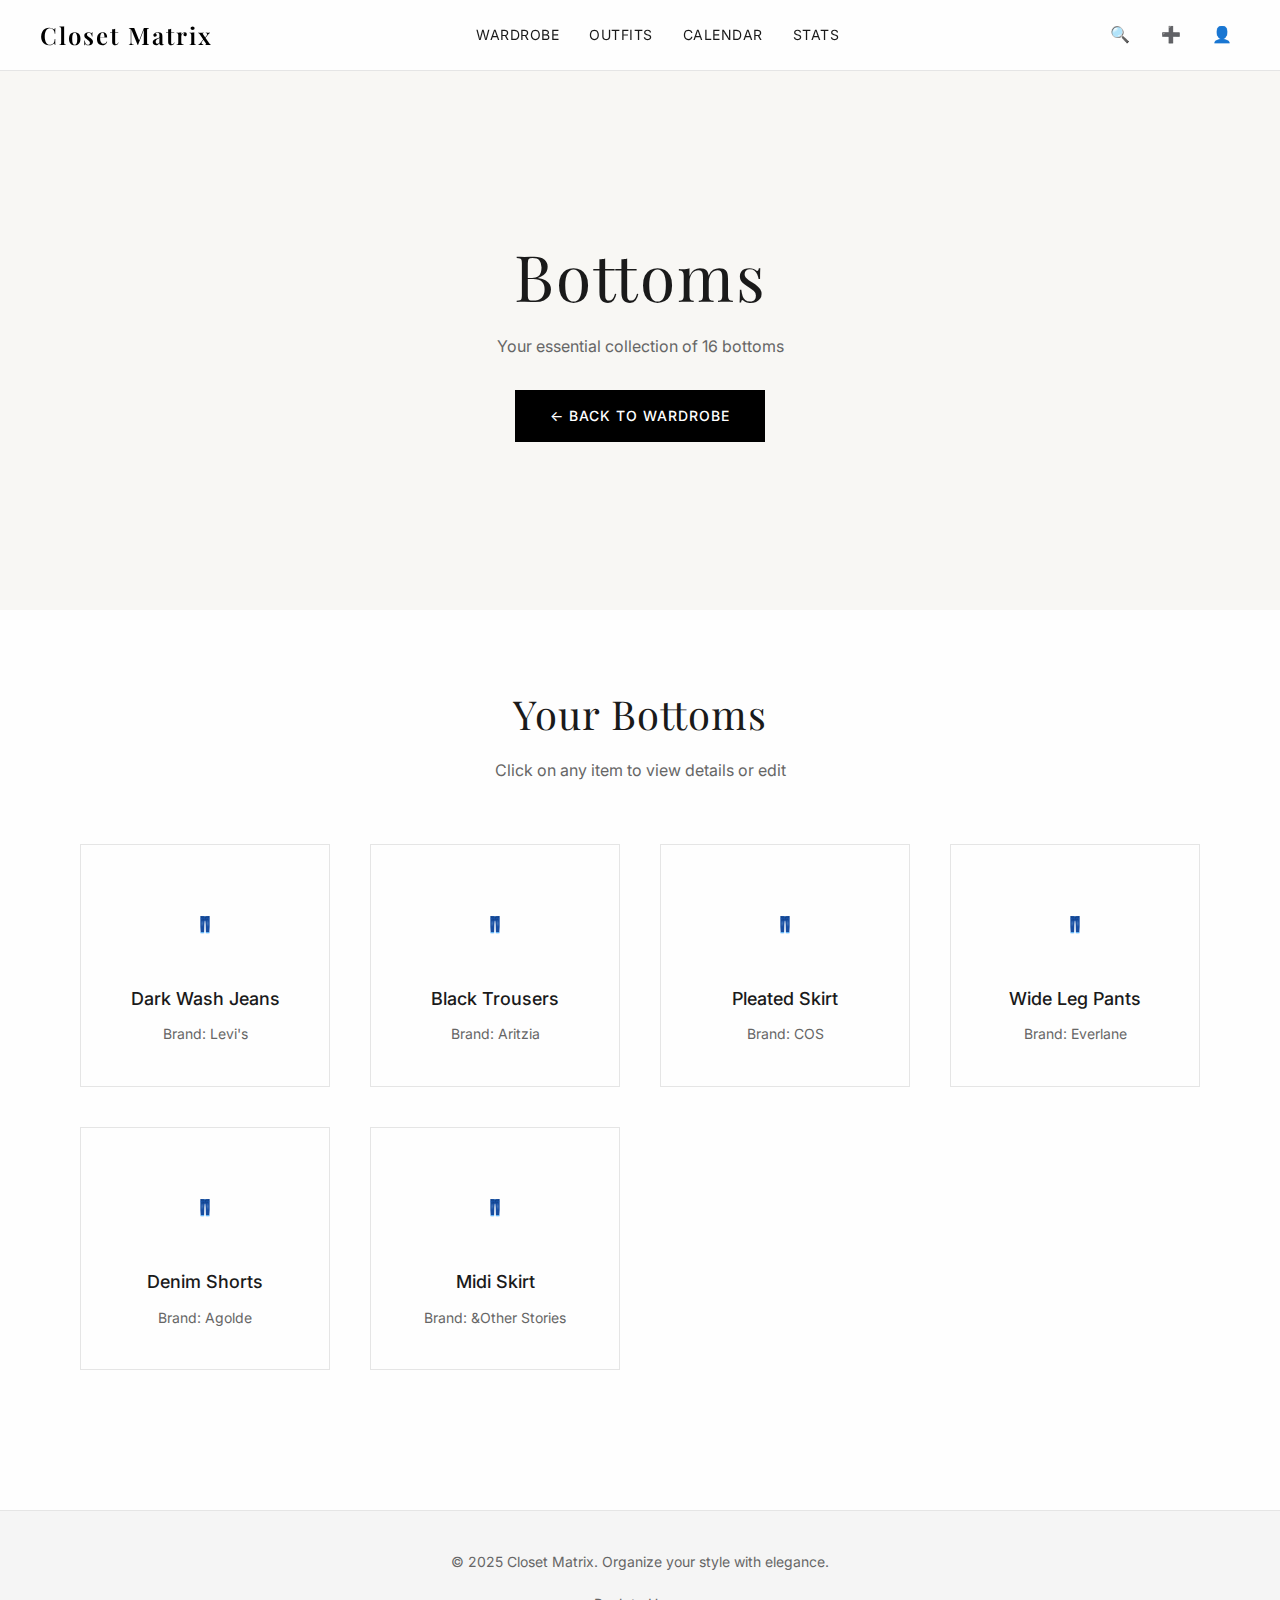
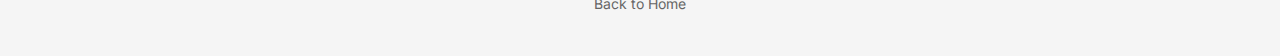
<file: bottoms.html>
<!DOCTYPE html>
<html lang="en">
<head>
    <meta charset="UTF-8">
    <meta name="viewport" content="width=device-width, initial-scale=1.0">
    <meta name="description" content="Closet Matrix - Bottoms Collection">
    <title>Bottoms - Closet Matrix</title>
    
    <!-- Link to existing CSS file -->
    <link rel="stylesheet" href="aritziastyle.css">
</head>
<body>
    <!-- Header -->
    <header class="header">
        <nav class="nav-container">
            <a href="index.html" class="logo">Closet Matrix</a>
            
            <ul class="nav-menu">
                <li><a href="index.html#wardrobe">Wardrobe</a></li>
                <li><a href="index.html#outfits">Outfits</a></li>
                <li><a href="index.html#calendar">Calendar</a></li>
                <li><a href="index.html#stats">Stats</a></li>
            </ul>
            
            <div class="nav-icons">
                <a href="#" aria-label="Search">🔍</a>
                <a href="#" aria-label="Add Item">➕</a>
                <a href="#" aria-label="Profile">👤</a>
            </div>
        </nav>
    </header>

    <!-- Hero Section -->
    <section class="hero">
        <div class="hero-content">
            <h1>Bottoms</h1>
            <p class="subtitle">Your essential collection of 16 bottoms</p>
            <a href="index.html" class="cta-button">← Back to Wardrobe</a>
        </div>
    </section>

    <!-- Main Content -->
    <main>
        <!-- Bottoms Grid -->
        <section class="section">
            <h2 class="section-title">Your Bottoms</h2>
            <p class="section-subtitle">Click on any item to view details or edit</p>
            
            <div class="category-grid">
                <!-- Placeholder bottom items -->
                <div class="category-card">
                    <span class="category-icon">👖</span>
                    <div class="category-name">Dark Wash Jeans</div>
                    <div class="category-count">Brand: Levi's</div>
                </div>

                <div class="category-card">
                    <span class="category-icon">👖</span>
                    <div class="category-name">Black Trousers</div>
                    <div class="category-count">Brand: Aritzia</div>
                </div>

                <div class="category-card">
                    <span class="category-icon">👖</span>
                    <div class="category-name">Pleated Skirt</div>
                    <div class="category-count">Brand: COS</div>
                </div>

                <div class="category-card">
                    <span class="category-icon">👖</span>
                    <div class="category-name">Wide Leg Pants</div>
                    <div class="category-count">Brand: Everlane</div>
                </div>

                <div class="category-card">
                    <span class="category-icon">👖</span>
                    <div class="category-name">Denim Shorts</div>
                    <div class="category-count">Brand: Agolde</div>
                </div>

                <div class="category-card">
                    <span class="category-icon">👖</span>
                    <div class="category-name">Midi Skirt</div>
                    <div class="category-count">Brand: &Other Stories</div>
                </div>
            </div>
        </section>
    </main>

    <!-- Footer -->
    <footer class="footer">
        <p>&copy; 2025 Closet Matrix. Organize your style with elegance.</p>
        <div class="footer-links">
            <a href="index.html">Back to Home</a>
        </div>
    </footer>
</body>
</html>
</file>
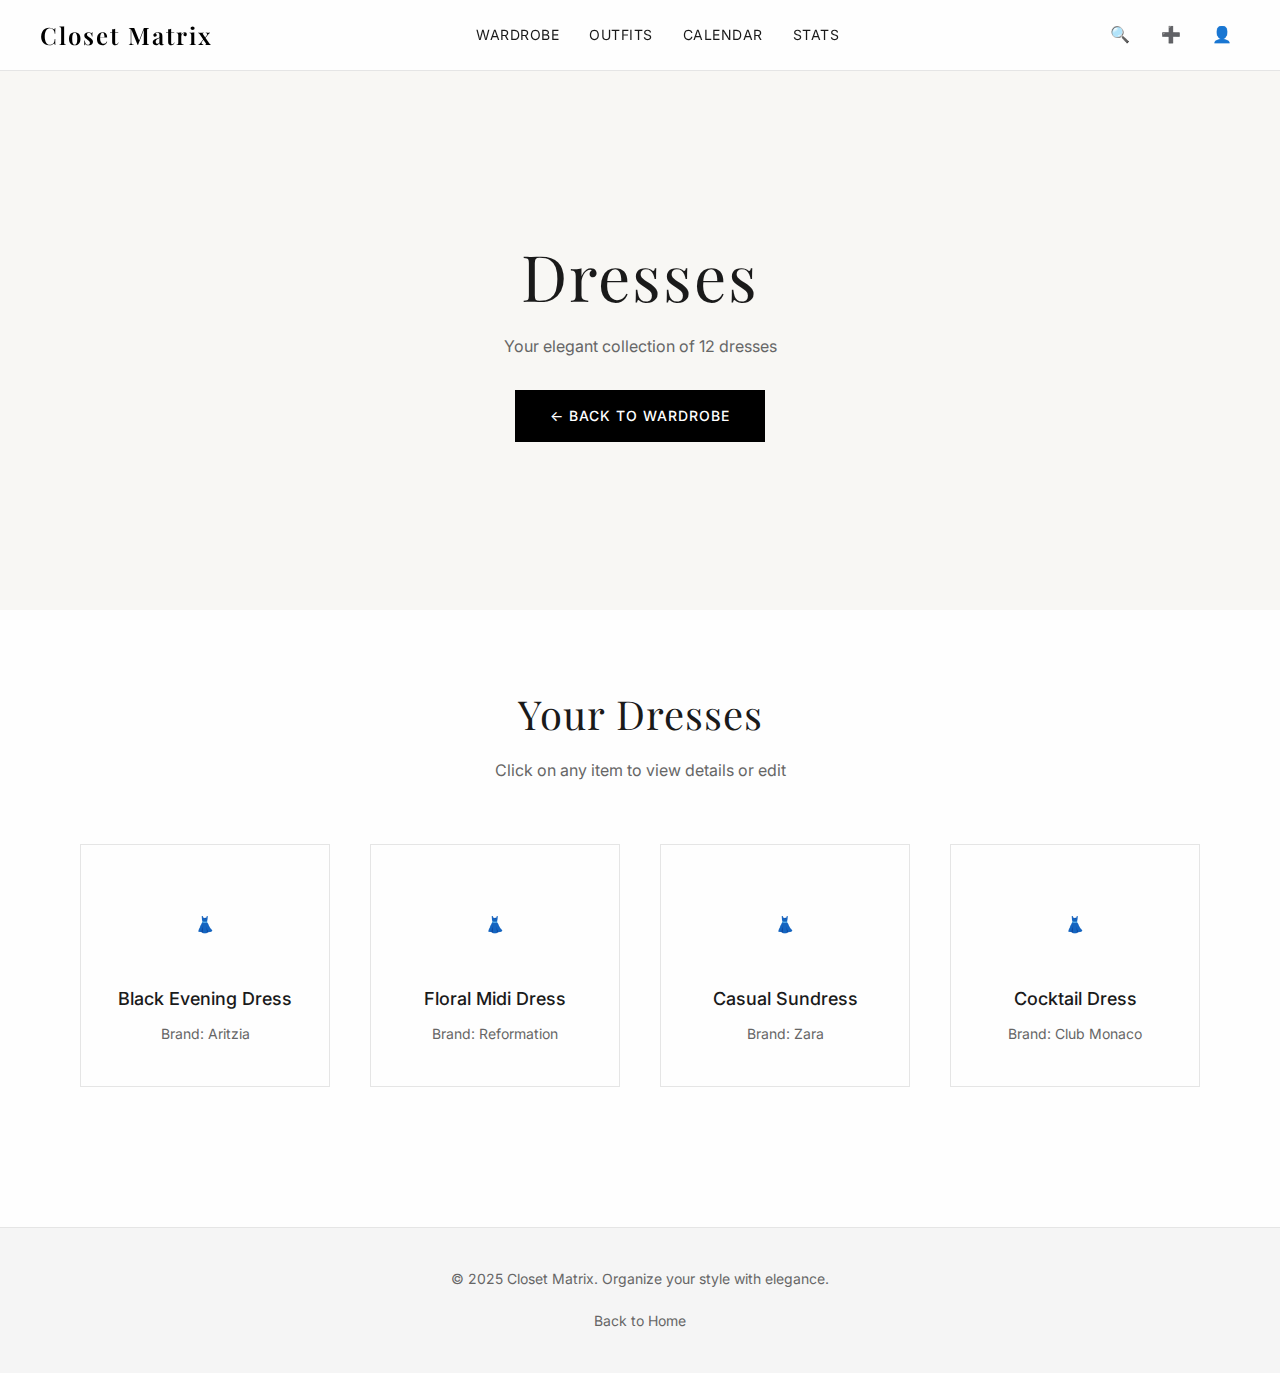
<file: dresses.html>
<!DOCTYPE html>
<html lang="en">
<head>
    <meta charset="UTF-8">
    <meta name="viewport" content="width=device-width, initial-scale=1.0">
    <meta name="description" content="Closet Matrix - Dresses Collection">
    <title>Dresses - Closet Matrix</title>
    
    <!-- Link to existing CSS file -->
    <link rel="stylesheet" href="aritziastyle.css">
</head>
<body>
    <!-- Header -->
    <header class="header">
        <nav class="nav-container">
            <a href="index.html" class="logo">Closet Matrix</a>
            
            <ul class="nav-menu">
                <li><a href="index.html#wardrobe">Wardrobe</a></li>
                <li><a href="index.html#outfits">Outfits</a></li>
                <li><a href="index.html#calendar">Calendar</a></li>
                <li><a href="index.html#stats">Stats</a></li>
            </ul>
            
            <div class="nav-icons">
                <a href="#" aria-label="Search">🔍</a>
                <a href="#" aria-label="Add Item">➕</a>
                <a href="#" aria-label="Profile">👤</a>
            </div>
        </nav>
    </header>

    <!-- Hero Section -->
    <section class="hero">
        <div class="hero-content">
            <h1>Dresses</h1>
            <p class="subtitle">Your elegant collection of 12 dresses</p>
            <a href="index.html" class="cta-button">← Back to Wardrobe</a>
        </div>
    </section>

    <!-- Main Content -->
    <main>
        <!-- Dresses Grid -->
        <section class="section">
            <h2 class="section-title">Your Dresses</h2>
            <p class="section-subtitle">Click on any item to view details or edit</p>
            
            <div class="category-grid">
                <!-- Placeholder dress items -->
                <div class="category-card">
                    <span class="category-icon">👗</span>
                    <div class="category-name">Black Evening Dress</div>
                    <div class="category-count">Brand: Aritzia</div>
                </div>

                <div class="category-card">
                    <span class="category-icon">👗</span>
                    <div class="category-name">Floral Midi Dress</div>
                    <div class="category-count">Brand: Reformation</div>
                </div>

                <div class="category-card">
                    <span class="category-icon">👗</span>
                    <div class="category-name">Casual Sundress</div>
                    <div class="category-count">Brand: Zara</div>
                </div>

                <div class="category-card">
                    <span class="category-icon">👗</span>
                    <div class="category-name">Cocktail Dress</div>
                    <div class="category-count">Brand: Club Monaco</div>
                </div>
            </div>
        </section>
    </main>

    <!-- Footer -->
    <footer class="footer">
        <p>&copy; 2025 Closet Matrix. Organize your style with elegance.</p>
        <div class="footer-links">
            <a href="index.html">Back to Home</a>
        </div>
    </footer>
</body>
</html>
</file>
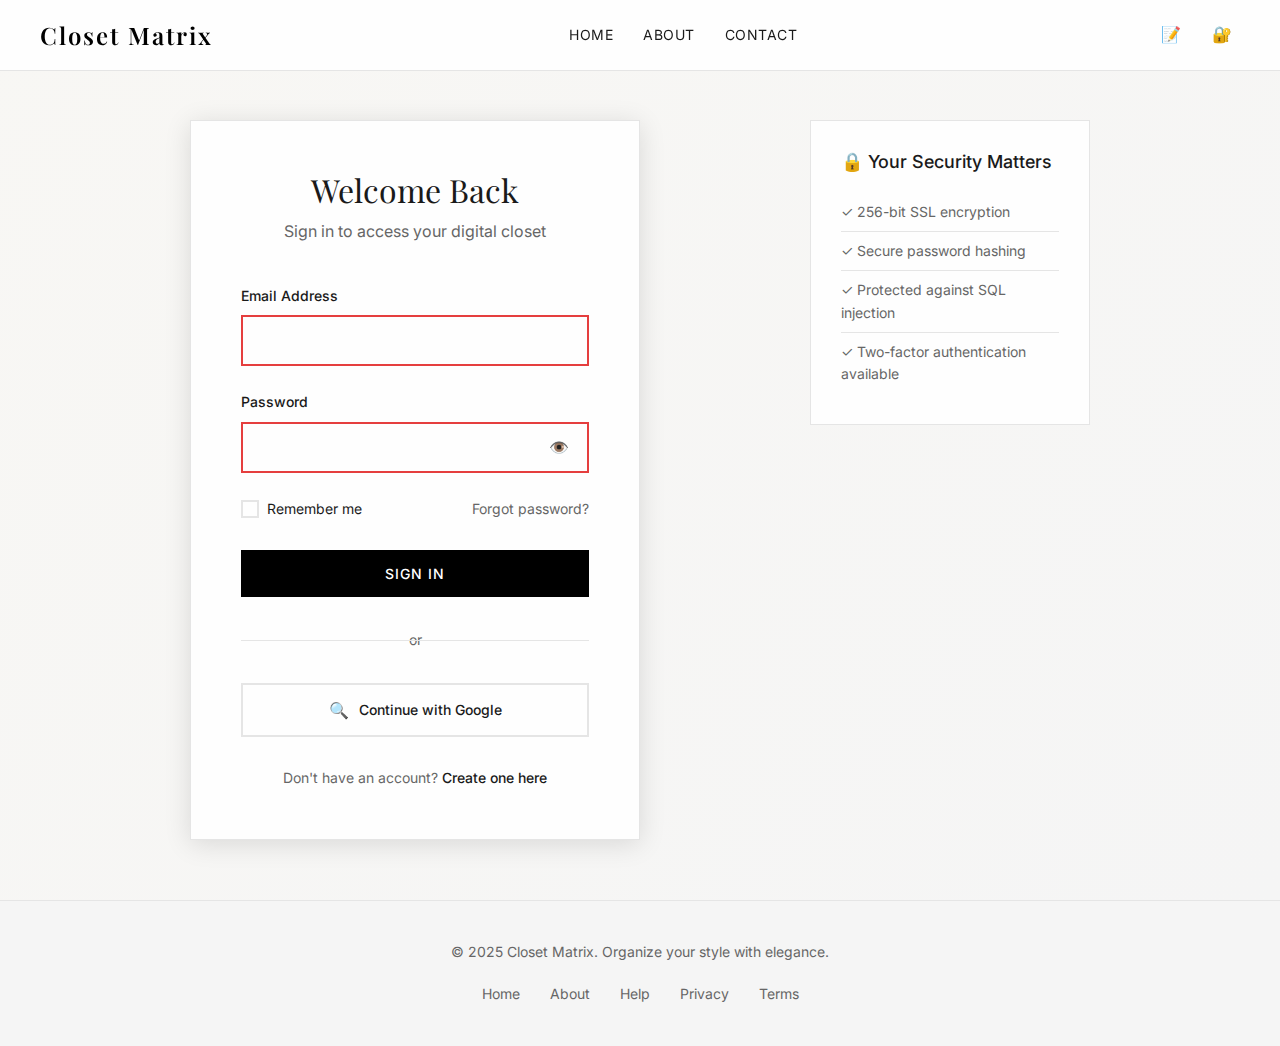
<file: login.html>
<!DOCTYPE html>
<html lang="en">
<head>
    <meta charset="UTF-8">
    <meta name="viewport" content="width=device-width, initial-scale=1.0">
    <meta name="description" content="Login - Closet Matrix">
    <title>Login - Closet Matrix</title>
    
    <!-- Link to external CSS file -->
    <link rel="stylesheet" href="aritziastyle.css">
    
    <!-- Favicon -->
    <link rel="icon" type="image/x-icon" href="/favicon.ico">
</head>
<body>
    <!-- Header -->
    <header class="header">
        <nav class="nav-container">
            <a href="index.html" class="logo">Closet Matrix</a>
            
            <ul class="nav-menu">
                <li><a href="index.html">Home</a></li>
                <li><a href="#about">About</a></li>
                <li><a href="#contact">Contact</a></li>
            </ul>
            
            <div class="nav-icons">
                <a href="register.html" aria-label="Register">📝</a>
                <a href="login.html" aria-label="Login">🔐</a>
            </div>
        </nav>
    </header>

    <!-- Login Section -->
    <section class="auth-section">
        <div class="auth-container">
            <div class="auth-card">
                <div class="auth-header">
                    <h1>Welcome Back</h1>
                    <p>Sign in to access your digital closet</p>
                </div>

                <form id="loginForm" class="auth-form" action="php/login.php" method="POST">
                    <div class="form-group">
                        <label for="email">Email Address</label>
                        <input type="email" id="email" name="email" class="form-input" required>
                        <span class="form-error" id="email-error"></span>
                    </div>

                    <div class="form-group">
                        <label for="password">Password</label>
                        <div class="password-input-container">
                            <input type="password" id="password" name="password" class="form-input" required>
                            <button type="button" class="password-toggle" onclick="togglePassword('password')">👁️</button>
                        </div>
                        <span class="form-error" id="password-error"></span>
                    </div>

                    <div class="form-options">
                        <label class="checkbox-label">
                            <input type="checkbox" name="remember" id="remember">
                            <span class="checkmark"></span>
                            Remember me
                        </label>
                        <a href="forgot-password.html" class="forgot-link">Forgot password?</a>
                    </div>

                    <button type="submit" class="auth-button">Sign In</button>

                    <div class="form-divider">
                        <span>or</span>
                    </div>

                    <div class="social-login">
                        <button type="button" class="social-button google-btn">
                            <span class="social-icon">🔍</span>
                            Continue with Google
                        </button>
                    </div>

                    <div class="auth-footer">
                        <p>Don't have an account? <a href="register.html">Create one here</a></p>
                    </div>
                </form>

                <!-- Error/Success Messages -->
                <div id="message-container" class="message-container" style="display: none;">
                    <div id="message" class="message"></div>
                </div>
            </div>

            <!-- Security Features Info -->
            <div class="security-info">
                <h3>🔒 Your Security Matters</h3>
                <ul>
                    <li>✓ 256-bit SSL encryption</li>
                    <li>✓ Secure password hashing</li>
                    <li>✓ Protected against SQL injection</li>
                    <li>✓ Two-factor authentication available</li>
                </ul>
            </div>
        </div>
    </section>

    <!-- Footer -->
    <footer class="footer">
        <p>&copy; 2025 Closet Matrix. Organize your style with elegance.</p>
        <div class="footer-links">
            <a href="index.html">Home</a>
            <a href="#">About</a>
            <a href="#">Help</a>
            <a href="#">Privacy</a>
            <a href="#">Terms</a>
        </div>
    </footer>

    <script>
        // Password visibility toggle
        function togglePassword(inputId) {
            const input = document.getElementById(inputId);
            const button = input.nextElementSibling;
            
            if (input.type === 'password') {
                input.type = 'text';
                button.textContent = '🙈';
            } else {
                input.type = 'password';
                button.textContent = '👁️';
            }
        }

        // Form validation
        document.getElementById('loginForm').addEventListener('submit', function(e) {
            let isValid = true;
            
            // Email validation
            const email = document.getElementById('email');
            const emailError = document.getElementById('email-error');
            const emailRegex = /^[^\s@]+@[^\s@]+\.[^\s@]+$/;
            
            if (!emailRegex.test(email.value)) {
                emailError.textContent = 'Please enter a valid email address';
                emailError.style.display = 'block';
                isValid = false;
            } else {
                emailError.style.display = 'none';
            }
            
            // Password validation
            const password = document.getElementById('password');
            const passwordError = document.getElementById('password-error');
            
            if (password.value.length < 6) {
                passwordError.textContent = 'Password must be at least 6 characters';
                passwordError.style.display = 'block';
                isValid = false;
            } else {
                passwordError.style.display = 'none';
            }
            
            if (!isValid) {
                e.preventDefault();
            }
        });

        // Handle form submission response
        function showMessage(message, type) {
            const container = document.getElementById('message-container');
            const messageDiv = document.getElementById('message');
            
            messageDiv.textContent = message;
            messageDiv.className = `message ${type}`;
            container.style.display = 'block';
            
            setTimeout(() => {
                container.style.display = 'none';
            }, 5000);
        }

        // Check for URL parameters (success/error messages)
        const urlParams = new URLSearchParams(window.location.search);
        if (urlParams.has('error')) {
            showMessage(decodeURIComponent(urlParams.get('error')), 'error');
        }
        if (urlParams.has('success')) {
            showMessage(decodeURIComponent(urlParams.get('success')), 'success');
        }
    </script>
</body>
</html>
</file>
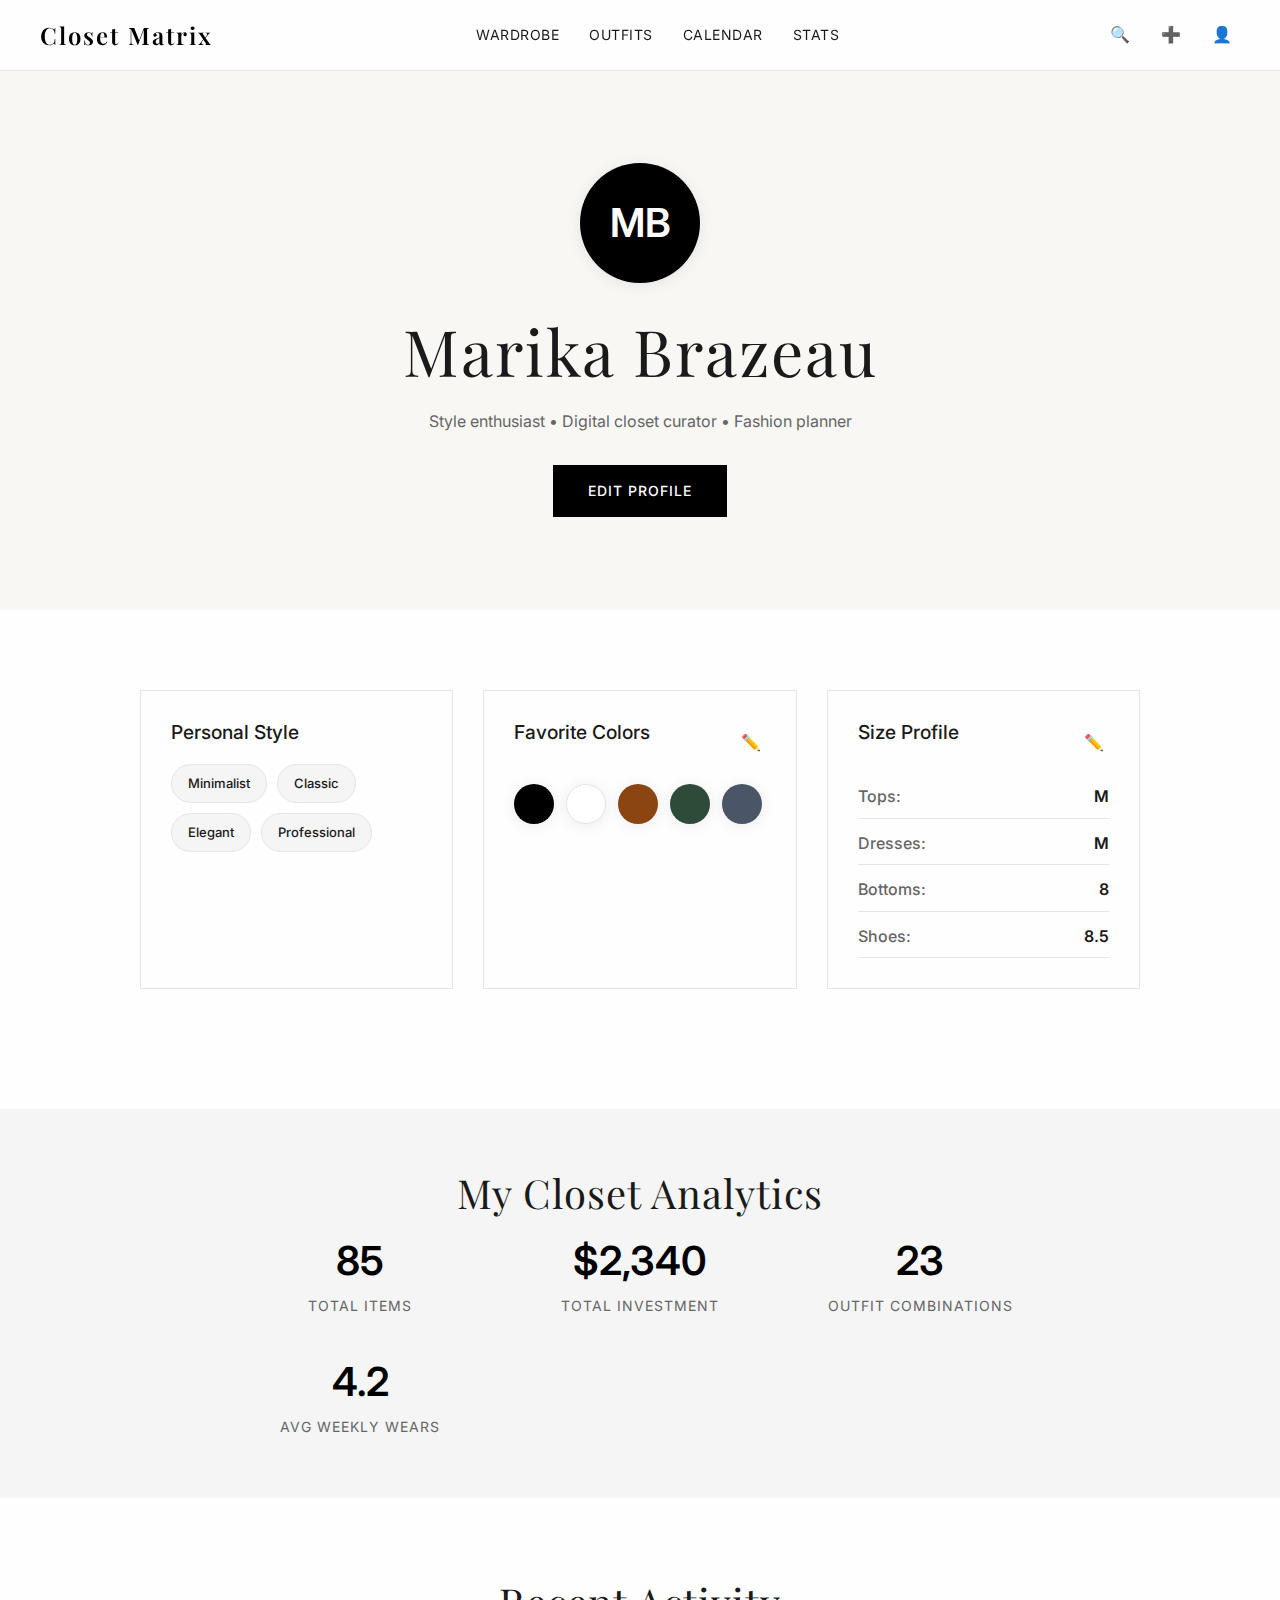
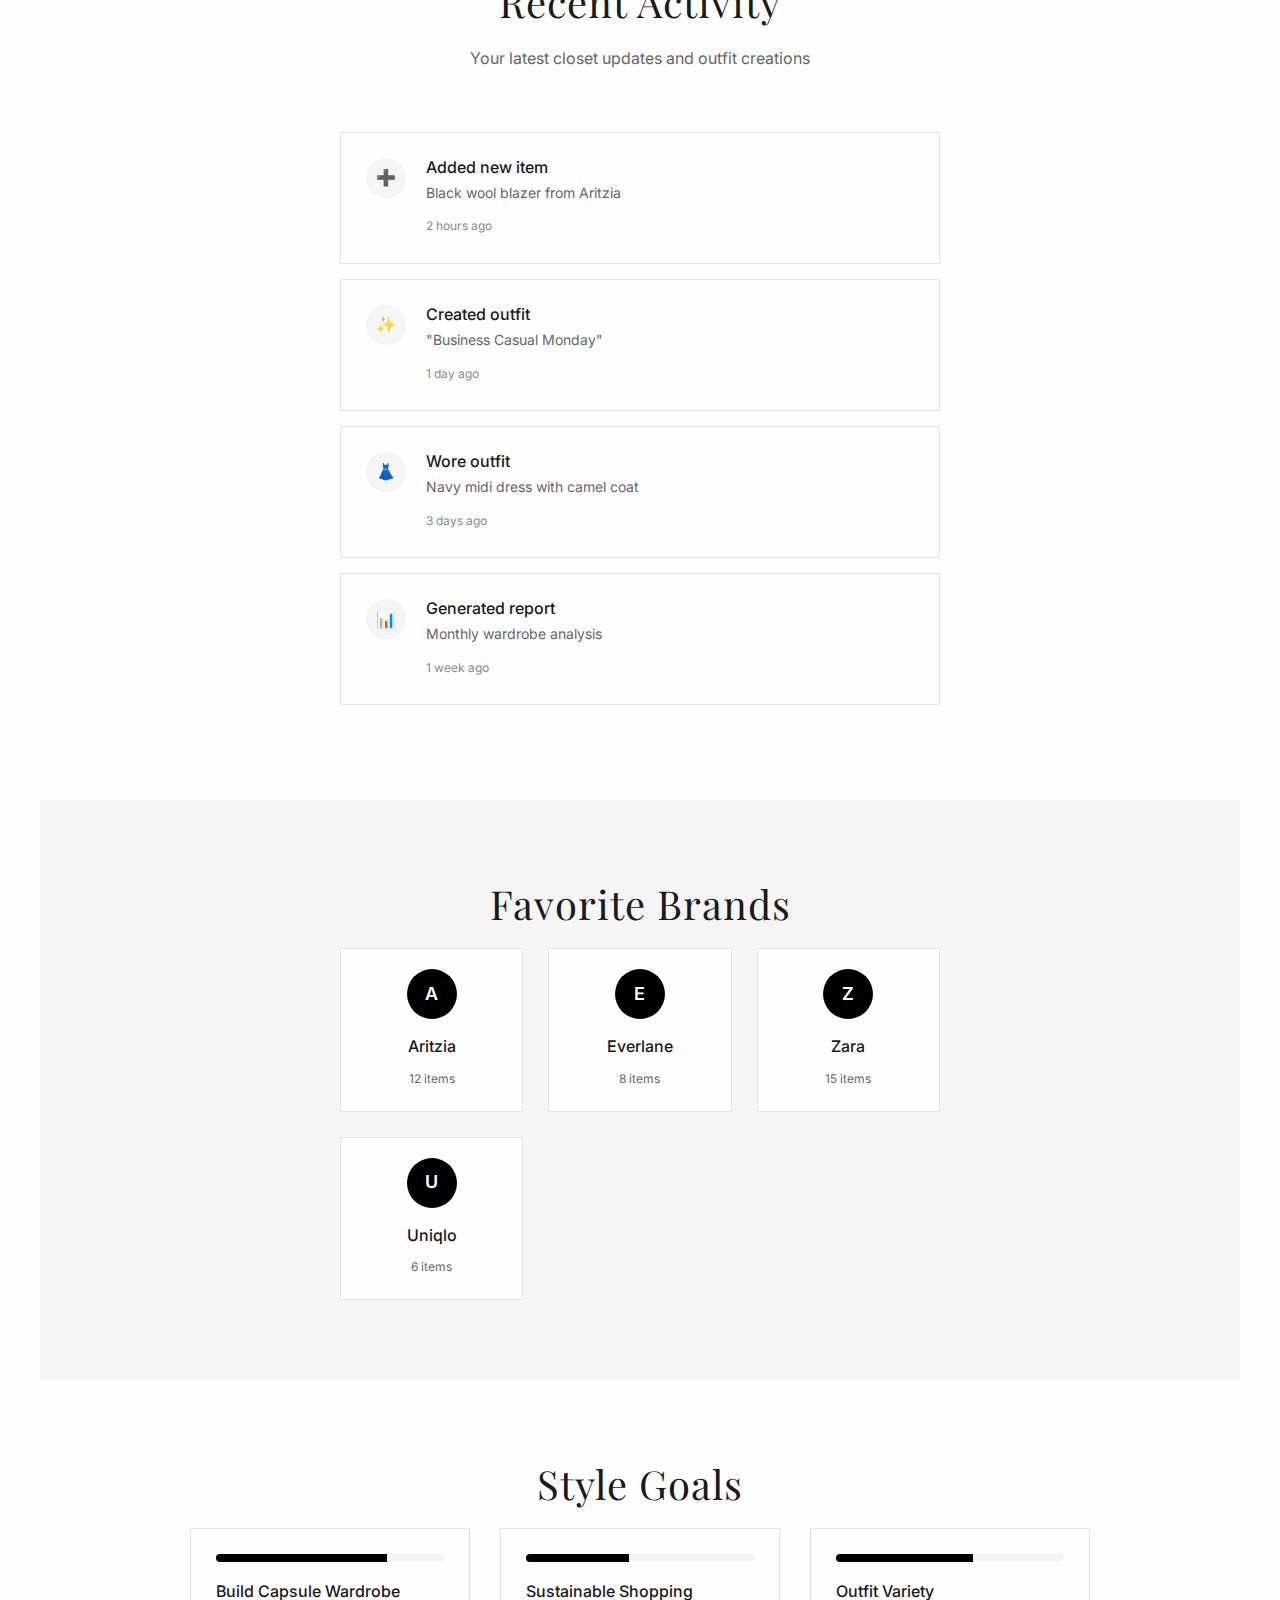
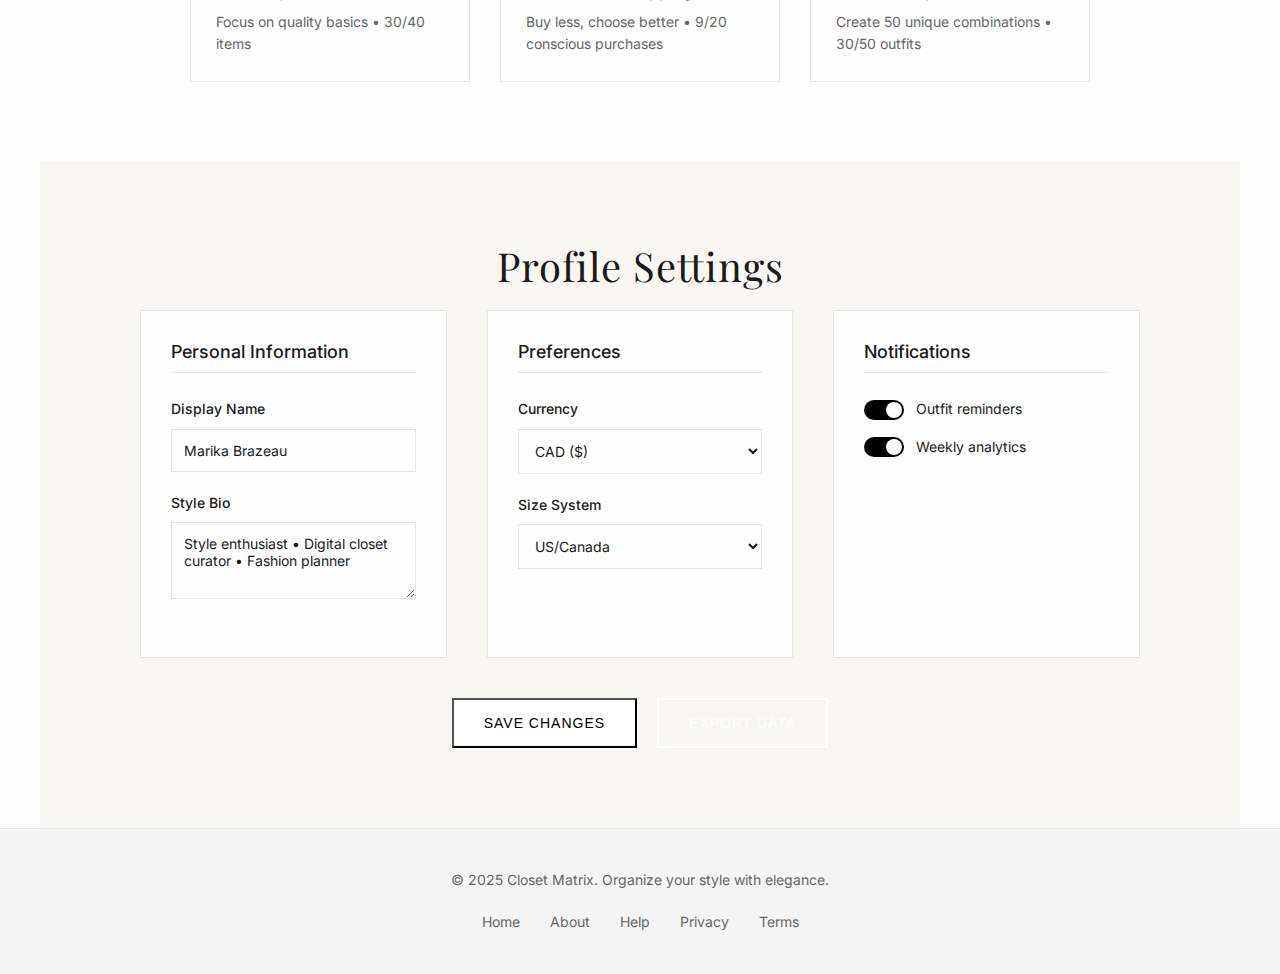
<file: myprofile.html>
<!DOCTYPE html>
<html lang="en">
<head>
    <meta charset="UTF-8">
    <meta name="viewport" content="width=device-width, initial-scale=1.0">
    <meta name="description" content="My Profile - Digital Closet Management">
    <title>My Profile - Closet Matrix</title>
    
    <!-- Link to external CSS file -->
    <link rel="stylesheet" href="aritziastyle.css">
    
    <!-- Favicon -->
    <!-- Favicon removed to fix HTTPS security warning -->
</head>
<body>
    <!-- Header -->
    <header class="header">
        <nav class="nav-container">
            <a href="index.html" class="logo">Closet Matrix</a>
            
            <ul class="nav-menu">
                <li><a href="index.html#wardrobe">Wardrobe</a></li>
                <li><a href="#outfits">Outfits</a></li>
                <li><a href="calendar.html">Calendar</a></li>
                <li><a href="index.html#stats">Stats</a></li>
            </ul>
            
            <div class="nav-icons">
                <a href="#" aria-label="Search">🔍</a>
                <a href="#" aria-label="Add Item">➕</a>
                <a href="myprofile.html" aria-label="Profile">👤</a>
            </div>
        </nav>
    </header>

    <!-- Profile Hero Section -->
    <section class="hero">
        <div class="hero-content">
            <div class="profile-avatar">
                <div class="avatar-placeholder">
                    <span class="avatar-initials">MB</span>
                </div>
            </div>
            <h1>Marika Brazeau</h1>
            <p class="subtitle">Style enthusiast • Digital closet curator • Fashion planner</p>
            <a href="#edit-profile" class="cta-button">Edit Profile</a>
        </div>
    </section>

    <!-- Main Content -->
    <main>
        <!-- Profile Overview Section -->
        <section class="section">
            <div class="profile-overview">
                <div class="overview-grid">
                    <div class="overview-card">
                        <h3>Personal Style</h3>
                        <div class="style-tags">
                            <span class="style-tag">Minimalist</span>
                            <span class="style-tag">Classic</span>
                            <span class="style-tag">Elegant</span>
                            <span class="style-tag">Professional</span>
                        </div>
                    </div>
                    
                    <div class="overview-card">
                        <div class="card-header">
                            <h3>Favorite Colors</h3>
                            <button class="edit-btn" onclick="toggleColorEdit()">✏️</button>
                        </div>
                        <div class="color-palette" id="color-display">
                            <div class="color-swatch active" style="background-color: #000000;" title="Black" data-color="#000000"></div>
                            <div class="color-swatch active" style="background-color: #ffffff; border: 1px solid #e5e5e5;" title="White" data-color="#ffffff"></div>
                            <div class="color-swatch active" style="background-color: #8b4513;" title="Brown" data-color="#8b4513"></div>
                            <div class="color-swatch active" style="background-color: #2e4b3a;" title="Forest Green" data-color="#2e4b3a"></div>
                            <div class="color-swatch active" style="background-color: #4a5568;" title="Charcoal" data-color="#4a5568"></div>
                        </div>
                        <div class="color-editor" id="color-editor" style="display: none;">
                            <div class="color-grid">
                                <div class="color-option" style="background-color: #000000;" data-color="#000000" title="Black"></div>
                                <div class="color-option" style="background-color: #ffffff; border: 1px solid #ddd;" data-color="#ffffff" title="White"></div>
                                <div class="color-option" style="background-color: #8b4513;" data-color="#8b4513" title="Brown"></div>
                                <div class="color-option" style="background-color: #2e4b3a;" data-color="#2e4b3a" title="Forest Green"></div>
                                <div class="color-option" style="background-color: #4a5568;" data-color="#4a5568" title="Charcoal"></div>
                                <div class="color-option" style="background-color: #e53e3e;" data-color="#e53e3e" title="Red"></div>
                                <div class="color-option" style="background-color: #3182ce;" data-color="#3182ce" title="Blue"></div>
                                <div class="color-option" style="background-color: #38a169;" data-color="#38a169" title="Green"></div>
                                <div class="color-option" style="background-color: #d69e2e;" data-color="#d69e2e" title="Gold"></div>
                                <div class="color-option" style="background-color: #805ad5;" data-color="#805ad5" title="Purple"></div>
                                <div class="color-option" style="background-color: #e2e8f0;" data-color="#e2e8f0" title="Light Gray"></div>
                                <div class="color-option" style="background-color: #a0aec0;" data-color="#a0aec0" title="Gray"></div>
                                <div class="color-option" style="background-color: #ffd6cc;" data-color="#ffd6cc" title="Peach"></div>
                                <div class="color-option" style="background-color: #c6f6d5;" data-color="#c6f6d5" title="Mint"></div>
                                <div class="color-option" style="background-color: #bee3f8;" data-color="#bee3f8" title="Light Blue"></div>
                                <div class="color-option" style="background-color: #f7fafc;" data-color="#f7fafc" title="Off White"></div>
                            </div>
                            <div class="color-editor-actions">
                                <p class="helper-text">Select up to 5 favorite colors</p>
                                <button class="btn-small" onclick="saveColorPreferences()">Save Colors</button>
                                <button class="btn-small secondary" onclick="cancelColorEdit()">Cancel</button>
                            </div>
                        </div>
                    </div>
                    
                    <div class="overview-card">
                        <div class="card-header">
                            <h3>Size Profile</h3>
                            <button class="edit-btn" onclick="toggleSizeEdit()">✏️</button>
                        </div>
                        <div class="size-info" id="size-display">
                            <div class="size-item">
                                <span class="size-label">Tops:</span>
                                <span class="size-value" data-size="tops">M</span>
                            </div>
                            <div class="size-item">
                                <span class="size-label">Dresses:</span>
                                <span class="size-value" data-size="dresses">M</span>
                            </div>
                            <div class="size-item">
                                <span class="size-label">Bottoms:</span>
                                <span class="size-value" data-size="bottoms">8</span>
                            </div>
                            <div class="size-item">
                                <span class="size-label">Shoes:</span>
                                <span class="size-value" data-size="shoes">8.5</span>
                            </div>
                        </div>
                        <div class="size-editor" id="size-editor" style="display: none;">
                            <div class="size-form">
                                <div class="size-input-group">
                                    <label>Tops</label>
                                    <select class="size-select" data-size="tops">
                                        <option value="XS">XS</option>
                                        <option value="S">S</option>
                                        <option value="M" selected>M</option>
                                        <option value="L">L</option>
                                        <option value="XL">XL</option>
                                        <option value="XXL">XXL</option>
                                    </select>
                                </div>
                                <div class="size-input-group">
                                    <label>Dresses</label>
                                    <select class="size-select" data-size="dresses">
                                        <option value="XS">XS</option>
                                        <option value="S">S</option>
                                        <option value="M" selected>M</option>
                                        <option value="L">L</option>
                                        <option value="XL">XL</option>
                                        <option value="XXL">XXL</option>
                                    </select>
                                </div>
                                <div class="size-input-group">
                                    <label>Bottoms</label>
                                    <select class="size-select" data-size="bottoms">
                                        <option value="0">0</option>
                                        <option value="2">2</option>
                                        <option value="4">4</option>
                                        <option value="6">6</option>
                                        <option value="8" selected>8</option>
                                        <option value="10">10</option>
                                        <option value="12">12</option>
                                        <option value="14">14</option>
                                        <option value="16">16</option>
                                    </select>
                                </div>
                                <div class="size-input-group">
                                    <label>Shoes</label>
                                    <select class="size-select" data-size="shoes">
                                        <option value="5">5</option>
                                        <option value="5.5">5.5</option>
                                        <option value="6">6</option>
                                        <option value="6.5">6.5</option>
                                        <option value="7">7</option>
                                        <option value="7.5">7.5</option>
                                        <option value="8">8</option>
                                        <option value="8.5" selected>8.5</option>
                                        <option value="9">9</option>
                                        <option value="9.5">9.5</option>
                                        <option value="10">10</option>
                                        <option value="10.5">10.5</option>
                                        <option value="11">11</option>
                                    </select>
                                </div>
                            </div>
                            <div class="size-editor-actions">
                                <button class="btn-small" onclick="saveSizePreferences()">Save Sizes</button>
                                <button class="btn-small secondary" onclick="cancelSizeEdit()">Cancel</button>
                            </div>
                        </div>
                    </div>
                </div>
            </div>
        </section>

        <!-- Personal Stats Section -->
        <section class="stats-section">
            <h2 class="section-title">My Closet Analytics</h2>
            <div class="stats-grid">
                <div class="stat-item">
                    <h3>85</h3>
                    <p>Total Items</p>
                </div>
                <div class="stat-item">
                    <h3>$2,340</h3>
                    <p>Total Investment</p>
                </div>
                <div class="stat-item">
                    <h3>23</h3>
                    <p>Outfit Combinations</p>
                </div>
                <div class="stat-item">
                    <h3>4.2</h3>
                    <p>Avg Weekly Wears</p>
                </div>
            </div>
        </section>

        <!-- Recent Activity Section -->
        <section class="section">
            <h2 class="section-title">Recent Activity</h2>
            <p class="section-subtitle">Your latest closet updates and outfit creations</p>
            
            <div class="activity-feed">
                <div class="activity-item">
                    <div class="activity-icon">➕</div>
                    <div class="activity-content">
                        <h4>Added new item</h4>
                        <p>Black wool blazer from Aritzia</p>
                        <span class="activity-time">2 hours ago</span>
                    </div>
                </div>
                
                <div class="activity-item">
                    <div class="activity-icon">✨</div>
                    <div class="activity-content">
                        <h4>Created outfit</h4>
                        <p>"Business Casual Monday"</p>
                        <span class="activity-time">1 day ago</span>
                    </div>
                </div>
                
                <div class="activity-item">
                    <div class="activity-icon">👗</div>
                    <div class="activity-content">
                        <h4>Wore outfit</h4>
                        <p>Navy midi dress with camel coat</p>
                        <span class="activity-time">3 days ago</span>
                    </div>
                </div>
                
                <div class="activity-item">
                    <div class="activity-icon">📊</div>
                    <div class="activity-content">
                        <h4>Generated report</h4>
                        <p>Monthly wardrobe analysis</p>
                        <span class="activity-time">1 week ago</span>
                    </div>
                </div>
            </div>
        </section>

        <!-- Favorite Brands Section -->
        <section class="section" style="background: var(--light-gray);">
            <h2 class="section-title">Favorite Brands</h2>
            <div class="brands-grid">
                <div class="brand-item">
                    <div class="brand-logo">A</div>
                    <span class="brand-name">Aritzia</span>
                    <span class="brand-count">12 items</span>
                </div>
                <div class="brand-item">
                    <div class="brand-logo">E</div>
                    <span class="brand-name">Everlane</span>
                    <span class="brand-count">8 items</span>
                </div>
                <div class="brand-item">
                    <div class="brand-logo">Z</div>
                    <span class="brand-name">Zara</span>
                    <span class="brand-count">15 items</span>
                </div>
                <div class="brand-item">
                    <div class="brand-logo">U</div>
                    <span class="brand-name">Uniqlo</span>
                    <span class="brand-count">6 items</span>
                </div>
            </div>
        </section>

        <!-- Goals Section -->
        <section class="section">
            <h2 class="section-title">Style Goals</h2>
            <div class="goals-grid">
                <div class="goal-item">
                    <div class="goal-progress">
                        <div class="progress-bar">
                            <div class="progress-fill" style="width: 75%;"></div>
                        </div>
                    </div>
                    <h4>Build Capsule Wardrobe</h4>
                    <p>Focus on quality basics • 30/40 items</p>
                </div>
                
                <div class="goal-item">
                    <div class="goal-progress">
                        <div class="progress-bar">
                            <div class="progress-fill" style="width: 45%;"></div>
                        </div>
                    </div>
                    <h4>Sustainable Shopping</h4>
                    <p>Buy less, choose better • 9/20 conscious purchases</p>
                </div>
                
                <div class="goal-item">
                    <div class="goal-progress">
                        <div class="progress-bar">
                            <div class="progress-fill" style="width: 60%;"></div>
                        </div>
                    </div>
                    <h4>Outfit Variety</h4>
                    <p>Create 50 unique combinations • 30/50 outfits</p>
                </div>
            </div>
        </section>

        <!-- Settings Section -->
        <section class="section" id="edit-profile" style="background: var(--cream);">
            <h2 class="section-title">Profile Settings</h2>
            <div class="settings-grid">
                <div class="setting-group">
                    <h3>Personal Information</h3>
                    <div class="setting-item">
                        <label>Display Name</label>
                        <input type="text" value="Marika Brazeau" class="setting-input">
                    </div>
                    <div class="setting-item">
                        <label>Style Bio</label>
                        <textarea class="setting-textarea" rows="3">Style enthusiast • Digital closet curator • Fashion planner</textarea>
                    </div>
                </div>
                
                <div class="setting-group">
                    <h3>Preferences</h3>
                    <div class="setting-item">
                        <label>Currency</label>
                        <select class="setting-select">
                            <option value="CAD" selected>CAD ($)</option>
                            <option value="USD">USD ($)</option>
                            <option value="EUR">EUR (€)</option>
                        </select>
                    </div>
                    <div class="setting-item">
                        <label>Size System</label>
                        <select class="setting-select">
                            <option value="US" selected>US/Canada</option>
                            <option value="EU">European</option>
                            <option value="UK">UK</option>
                        </select>
                    </div>
                </div>
                
                <div class="setting-group">
                    <h3>Notifications</h3>
                    <div class="setting-toggle">
                        <label class="toggle-label">
                            <input type="checkbox" checked>
                            <span class="toggle-slider"></span>
                            Outfit reminders
                        </label>
                    </div>
                    <div class="setting-toggle">
                        <label class="toggle-label">
                            <input type="checkbox" checked>
                            <span class="toggle-slider"></span>
                            Weekly analytics
                        </label>
                    </div>
                </div>
            </div>
            
            <div class="settings-actions">
                <button class="btn-primary">Save Changes</button>
                <button class="btn-secondary">Export Data</button>
            </div>
        </section>
    </main>

    <!-- Footer -->
    <footer class="footer">
        <p>&copy; 2025 Closet Matrix. Organize your style with elegance.</p>
        <div class="footer-links">
            <a href="index.html">Home</a>
            <a href="#">About</a>
            <a href="#">Help</a>
            <a href="#">Privacy</a>
            <a href="#">Terms</a>
        </div>
    </footer>

    <script>
        // Smooth scrolling for navigation links
        document.querySelectorAll('a[href^="#"]').forEach(anchor => {
            anchor.addEventListener('click', function (e) {
                e.preventDefault();
                const target = document.querySelector(this.getAttribute('href'));
                if (target) {
                    target.scrollIntoView({
                        behavior: 'smooth',
                        block: 'start'
                    });
                }
            });
        });

        // Settings save functionality
        document.querySelector('.settings-actions .btn-primary').addEventListener('click', function() {
            // Simple visual feedback
            this.textContent = 'Saved!';
            this.style.background = 'var(--medium-gray)';
            setTimeout(() => {
                this.textContent = 'Save Changes';
                this.style.background = 'var(--primary-black)';
            }, 2000);
        });

        // Color Profile Editing
        let selectedColors = ['#000000', '#ffffff', '#8b4513', '#2e4b3a', '#4a5568'];
        let isColorEditMode = false;

        function toggleColorEdit() {
            const display = document.getElementById('color-display');
            const editor = document.getElementById('color-editor');
            
            if (isColorEditMode) {
                display.style.display = 'flex';
                editor.style.display = 'none';
                isColorEditMode = false;
            } else {
                display.style.display = 'none';
                editor.style.display = 'block';
                isColorEditMode = true;
                updateColorSelection();
            }
        }

        function updateColorSelection() {
            const colorOptions = document.querySelectorAll('.color-option');
            colorOptions.forEach(option => {
                const color = option.getAttribute('data-color');
                if (selectedColors.includes(color)) {
                    option.classList.add('selected');
                } else {
                    option.classList.remove('selected');
                }
            });
        }

        // Add click handlers to color options
        document.addEventListener('DOMContentLoaded', function() {
            const colorOptions = document.querySelectorAll('.color-option');
            colorOptions.forEach(option => {
                option.addEventListener('click', function() {
                    const color = this.getAttribute('data-color');
                    
                    if (selectedColors.includes(color)) {
                        // Remove color
                        selectedColors = selectedColors.filter(c => c !== color);
                        this.classList.remove('selected');
                    } else if (selectedColors.length < 5) {
                        // Add color (max 5)
                        selectedColors.push(color);
                        this.classList.add('selected');
                    } else {
                        alert('You can select up to 5 colors');
                    }
                });
            });
        });

        function saveColorPreferences() {
            // Update display
            const colorDisplay = document.getElementById('color-display');
            colorDisplay.innerHTML = '';
            
            selectedColors.forEach(color => {
                const swatch = document.createElement('div');
                swatch.className = 'color-swatch active';
                swatch.style.backgroundColor = color;
                swatch.setAttribute('data-color', color);
                if (color === '#ffffff' || color === '#f7fafc') {
                    swatch.style.border = '1px solid #e5e5e5';
                }
                colorDisplay.appendChild(swatch);
            });

            // Save to backend
            fetch('php/update-preferences.php', {
                method: 'POST',
                headers: {
                    'Content-Type': 'application/json',
                },
                body: JSON.stringify({
                    type: 'colors',
                    colors: selectedColors
                })
            })
            .then(response => response.json())
            .then(data => {
                if (data.success) {
                    showProfileMessage('Colors updated successfully!', 'success');
                } else {
                    showProfileMessage('Failed to update colors', 'error');
                }
            })
            .catch(error => {
                showProfileMessage('Error updating colors', 'error');
            });

            toggleColorEdit();
        }

        function cancelColorEdit() {
            // Reset to original colors
            selectedColors = Array.from(document.querySelectorAll('#color-display .color-swatch'))
                .map(swatch => swatch.getAttribute('data-color'));
            toggleColorEdit();
        }

        // Size Profile Editing
        let isSizeEditMode = false;
        let originalSizes = {};

        function toggleSizeEdit() {
            const display = document.getElementById('size-display');
            const editor = document.getElementById('size-editor');
            
            if (isSizeEditMode) {
                display.style.display = 'block';
                editor.style.display = 'none';
                isSizeEditMode = false;
            } else {
                // Store original values
                const sizeValues = document.querySelectorAll('.size-value');
                sizeValues.forEach(value => {
                    const sizeType = value.getAttribute('data-size');
                    originalSizes[sizeType] = value.textContent;
                });

                display.style.display = 'none';
                editor.style.display = 'block';
                isSizeEditMode = true;
                loadCurrentSizes();
            }
        }

        function loadCurrentSizes() {
            const sizeSelects = document.querySelectorAll('.size-select');
            sizeSelects.forEach(select => {
                const sizeType = select.getAttribute('data-size');
                const currentValue = originalSizes[sizeType];
                if (currentValue) {
                    select.value = currentValue;
                }
            });
        }

        function saveSizePreferences() {
            const sizeSelects = document.querySelectorAll('.size-select');
            const newSizes = {};
            
            sizeSelects.forEach(select => {
                const sizeType = select.getAttribute('data-size');
                newSizes[sizeType] = select.value;
            });

            // Update display
            Object.keys(newSizes).forEach(sizeType => {
                const sizeValue = document.querySelector(`[data-size="${sizeType}"]`);
                if (sizeValue && sizeValue.classList.contains('size-value')) {
                    sizeValue.textContent = newSizes[sizeType];
                }
            });

            // Save to backend
            fetch('php/update-preferences.php', {
                method: 'POST',
                headers: {
                    'Content-Type': 'application/json',
                },
                body: JSON.stringify({
                    type: 'sizes',
                    sizes: newSizes
                })
            })
            .then(response => response.json())
            .then(data => {
                if (data.success) {
                    showProfileMessage('Sizes updated successfully!', 'success');
                } else {
                    showProfileMessage('Failed to update sizes', 'error');
                }
            })
            .catch(error => {
                showProfileMessage('Error updating sizes', 'error');
            });

            toggleSizeEdit();
        }

        function cancelSizeEdit() {
            toggleSizeEdit();
        }

        // Show profile messages
        function showProfileMessage(message, type) {
            // Create message element if it doesn't exist
            let messageContainer = document.getElementById('profile-message');
            if (!messageContainer) {
                messageContainer = document.createElement('div');
                messageContainer.id = 'profile-message';
                messageContainer.className = 'profile-message';
                document.querySelector('.profile-overview').appendChild(messageContainer);
            }

            messageContainer.textContent = message;
            messageContainer.className = `profile-message ${type}`;
            messageContainer.style.display = 'block';

            setTimeout(() => {
                messageContainer.style.display = 'none';
            }, 3000);
        }
    </script>
</body>
</html>
</file>
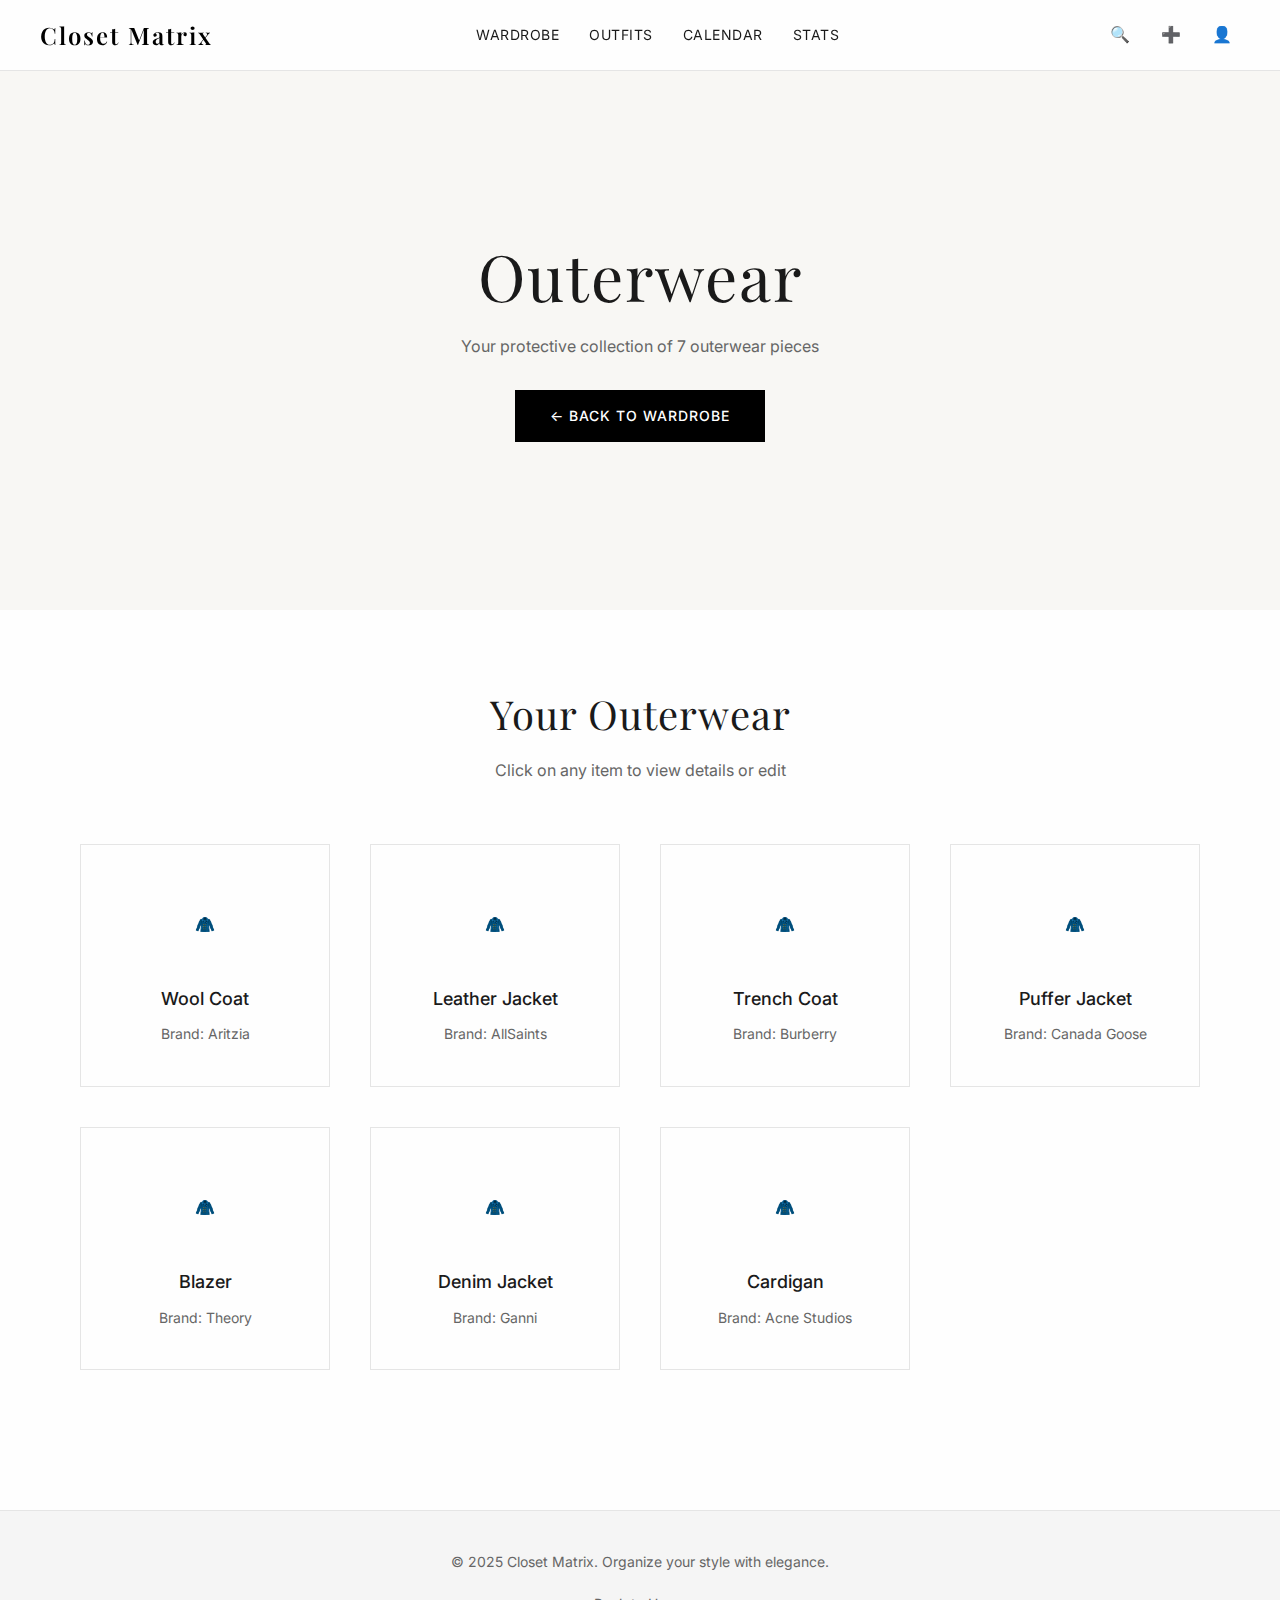
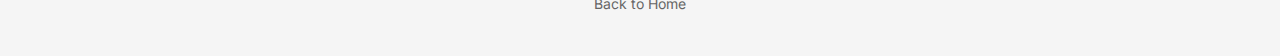
<file: outerwear.html>
<!DOCTYPE html>
<html lang="en">
<head>
    <meta charset="UTF-8">
    <meta name="viewport" content="width=device-width, initial-scale=1.0">
    <meta name="description" content="Closet Matrix - Outerwear Collection">
    <title>Outerwear - Closet Matrix</title>
    
    <!-- Link to existing CSS file -->
    <link rel="stylesheet" href="aritziastyle.css">
</head>
<body>
    <!-- Header -->
    <header class="header">
        <nav class="nav-container">
            <a href="index.html" class="logo">Closet Matrix</a>
            
            <ul class="nav-menu">
                <li><a href="index.html#wardrobe">Wardrobe</a></li>
                <li><a href="index.html#outfits">Outfits</a></li>
                <li><a href="index.html#calendar">Calendar</a></li>
                <li><a href="index.html#stats">Stats</a></li>
            </ul>
            
            <div class="nav-icons">
                <a href="#" aria-label="Search">🔍</a>
                <a href="#" aria-label="Add Item">➕</a>
                <a href="#" aria-label="Profile">👤</a>
            </div>
        </nav>
    </header>

    <!-- Hero Section -->
    <section class="hero">
        <div class="hero-content">
            <h1>Outerwear</h1>
            <p class="subtitle">Your protective collection of 7 outerwear pieces</p>
            <a href="index.html" class="cta-button">← Back to Wardrobe</a>
        </div>
    </section>

    <!-- Main Content -->
    <main>
        <!-- Outerwear Grid -->
        <section class="section">
            <h2 class="section-title">Your Outerwear</h2>
            <p class="section-subtitle">Click on any item to view details or edit</p>
            
            <div class="category-grid">
                <!-- Placeholder outerwear items -->
                <div class="category-card">
                    <span class="category-icon">🧥</span>
                    <div class="category-name">Wool Coat</div>
                    <div class="category-count">Brand: Aritzia</div>
                </div>

                <div class="category-card">
                    <span class="category-icon">🧥</span>
                    <div class="category-name">Leather Jacket</div>
                    <div class="category-count">Brand: AllSaints</div>
                </div>

                <div class="category-card">
                    <span class="category-icon">🧥</span>
                    <div class="category-name">Trench Coat</div>
                    <div class="category-count">Brand: Burberry</div>
                </div>

                <div class="category-card">
                    <span class="category-icon">🧥</span>
                    <div class="category-name">Puffer Jacket</div>
                    <div class="category-count">Brand: Canada Goose</div>
                </div>

                <div class="category-card">
                    <span class="category-icon">🧥</span>
                    <div class="category-name">Blazer</div>
                    <div class="category-count">Brand: Theory</div>
                </div>

                <div class="category-card">
                    <span class="category-icon">🧥</span>
                    <div class="category-name">Denim Jacket</div>
                    <div class="category-count">Brand: Ganni</div>
                </div>

                <div class="category-card">
                    <span class="category-icon">🧥</span>
                    <div class="category-name">Cardigan</div>
                    <div class="category-count">Brand: Acne Studios</div>
                </div>
            </div>
        </section>
    </main>

    <!-- Footer -->
    <footer class="footer">
        <p>&copy; 2025 Closet Matrix. Organize your style with elegance.</p>
        <div class="footer-links">
            <a href="index.html">Back to Home</a>
        </div>
    </footer>
</body>
</html>
</file>
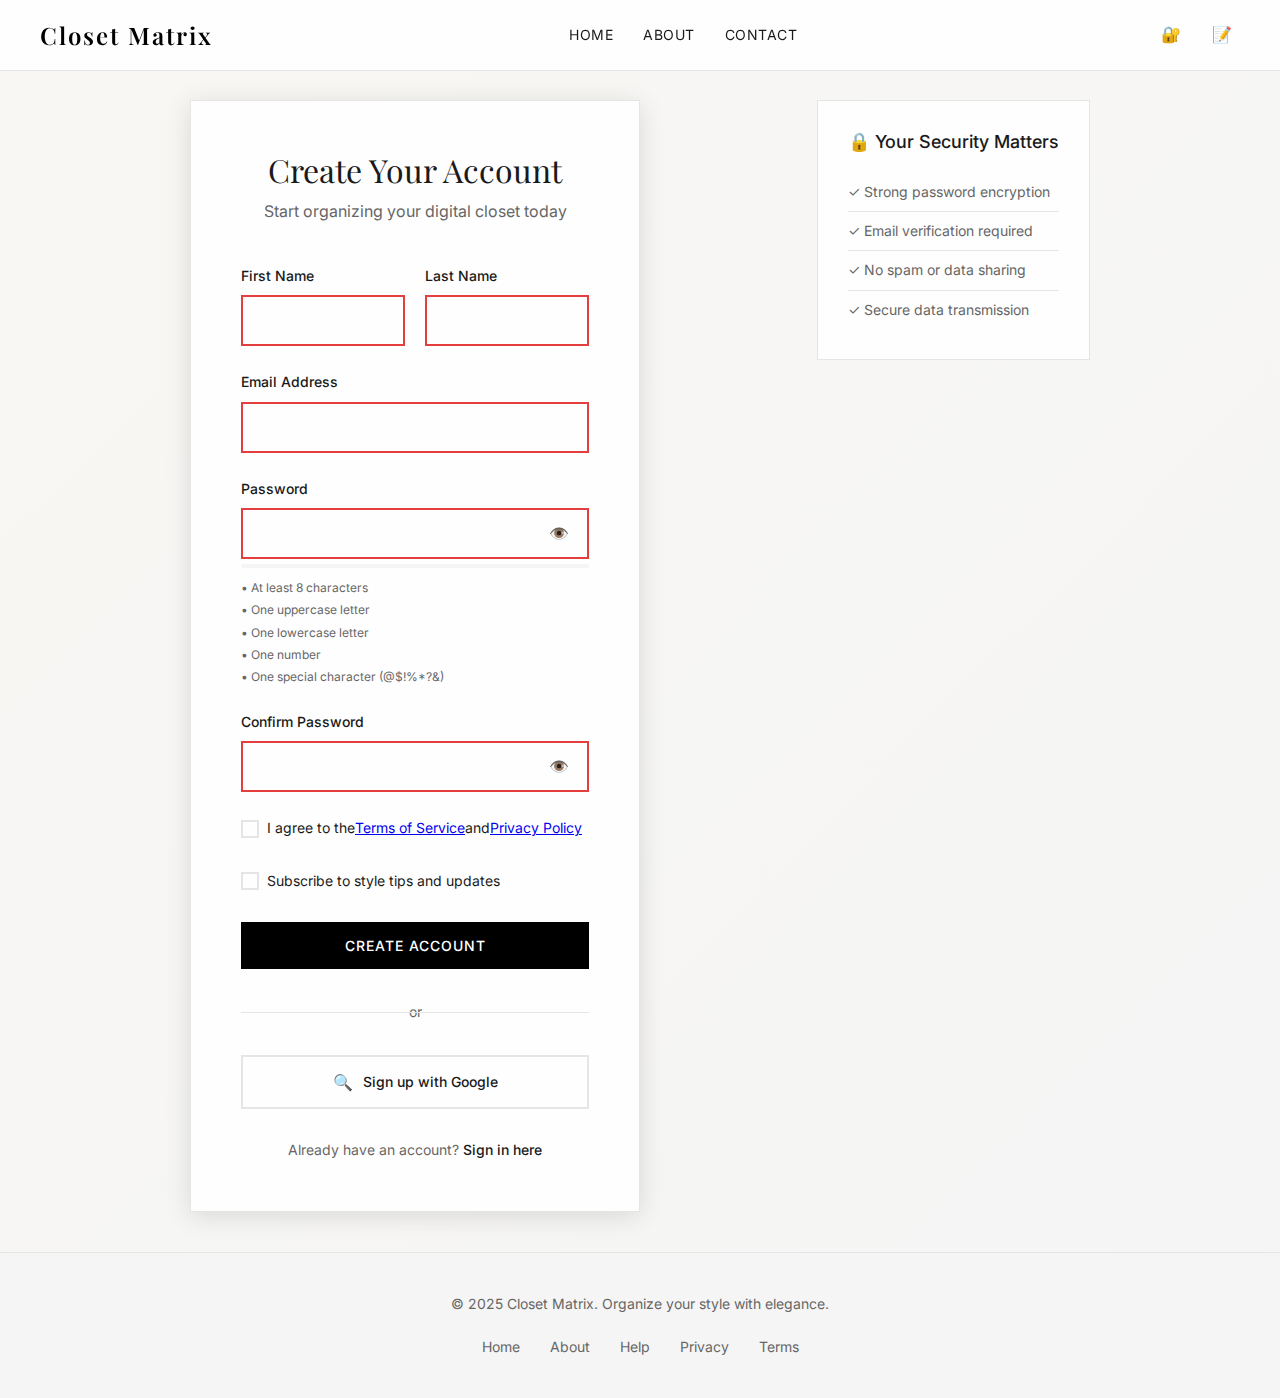
<file: register.html>
<!DOCTYPE html>
<html lang="en">
<head>
    <meta charset="UTF-8">
    <meta name="viewport" content="width=device-width, initial-scale=1.0">
    <meta name="description" content="Register - Closet Matrix">
    <title>Create Account - Closet Matrix</title>
    
    <!-- Link to external CSS file -->
    <link rel="stylesheet" href="aritziastyle.css">
    
    <!-- Favicon -->
    <!-- Favicon removed to fix HTTPS security warning -->
</head>
<body>
    <!-- Header -->
    <header class="header">
        <nav class="nav-container">
            <a href="index.html" class="logo">Closet Matrix</a>
            
            <ul class="nav-menu">
                <li><a href="index.html">Home</a></li>
                <li><a href="#about">About</a></li>
                <li><a href="#contact">Contact</a></li>
            </ul>
            
            <div class="nav-icons">
                <a href="login.html" aria-label="Login">🔐</a>
                <a href="register.html" aria-label="Register">📝</a>
            </div>
        </nav>
    </header>

    <!-- Registration Section -->
    <section class="auth-section">
        <div class="auth-container">
            <div class="auth-card">
                <div class="auth-header">
                    <h1>Create Your Account</h1>
                    <p>Start organizing your digital closet today</p>
                </div>

                <form id="registerForm" class="auth-form" action="php/register.php" method="POST">
                    <div class="form-row">
                        <div class="form-group">
                            <label for="first_name">First Name</label>
                            <input type="text" id="first_name" name="first_name" class="form-input" required>
                            <span class="form-error" id="first_name-error"></span>
                        </div>

                        <div class="form-group">
                            <label for="last_name">Last Name</label>
                            <input type="text" id="last_name" name="last_name" class="form-input" required>
                            <span class="form-error" id="last_name-error"></span>
                        </div>
                    </div>

                    <div class="form-group">
                        <label for="email">Email Address</label>
                        <input type="email" id="email" name="email" class="form-input" required>
                        <span class="form-error" id="email-error"></span>
                    </div>

                    <div class="form-group">
                        <label for="password">Password</label>
                        <div class="password-input-container">
                            <input type="password" id="password" name="password" class="form-input" required>
                            <button type="button" class="password-toggle" onclick="togglePassword('password')">👁️</button>
                        </div>
                        <div class="password-strength">
                            <div class="strength-bar" id="strength-bar"></div>
                        </div>
                        <div class="password-requirements">
                            <span class="requirement" id="req-length">• At least 8 characters</span>
                            <span class="requirement" id="req-upper">• One uppercase letter</span>
                            <span class="requirement" id="req-lower">• One lowercase letter</span>
                            <span class="requirement" id="req-number">• One number</span>
                            <span class="requirement" id="req-special">• One special character (@$!%*?&)</span>
                        </div>
                        <span class="form-error" id="password-error"></span>
                    </div>

                    <div class="form-group">
                        <label for="confirm_password">Confirm Password</label>
                        <div class="password-input-container">
                            <input type="password" id="confirm_password" name="confirm_password" class="form-input" required>
                            <button type="button" class="password-toggle" onclick="togglePassword('confirm_password')">👁️</button>
                        </div>
                        <span class="form-error" id="confirm_password-error"></span>
                    </div>

                    <div class="form-options">
                        <label class="checkbox-label">
                            <input type="checkbox" name="agree_terms" id="agree_terms" required>
                            <span class="checkmark"></span>
                            I agree to the <a href="#terms" target="_blank">Terms of Service</a> and <a href="#privacy" target="_blank">Privacy Policy</a>
                        </label>
                    </div>

                    <div class="form-options">
                        <label class="checkbox-label">
                            <input type="checkbox" name="newsletter" id="newsletter">
                            <span class="checkmark"></span>
                            Subscribe to style tips and updates
                        </label>
                    </div>

                    <button type="submit" class="auth-button" id="register-btn">Create Account</button>

                    <div class="form-divider">
                        <span>or</span>
                    </div>

                    <div class="social-login">
                        <button type="button" class="social-button google-btn">
                            <span class="social-icon">🔍</span>
                            Sign up with Google
                        </button>
                    </div>

                    <div class="auth-footer">
                        <p>Already have an account? <a href="login.html">Sign in here</a></p>
                    </div>
                </form>

                <!-- Error/Success Messages -->
                <div id="message-container" class="message-container" style="display: none;">
                    <div id="message" class="message"></div>
                </div>
            </div>

            <!-- Security Features Info -->
            <div class="security-info">
                <h3>🔒 Your Security Matters</h3>
                <ul>
                    <li>✓ Strong password encryption</li>
                    <li>✓ Email verification required</li>
                    <li>✓ No spam or data sharing</li>
                    <li>✓ Secure data transmission</li>
                </ul>
            </div>
        </div>
    </section>

    <!-- Footer -->
    <footer class="footer">
        <p>&copy; 2025 Closet Matrix. Organize your style with elegance.</p>
        <div class="footer-links">
            <a href="index.html">Home</a>
            <a href="#">About</a>
            <a href="#">Help</a>
            <a href="#">Privacy</a>
            <a href="#">Terms</a>
        </div>
    </footer>

    <script>
        // Password visibility toggle
        function togglePassword(inputId) {
            const input = document.getElementById(inputId);
            const button = input.nextElementSibling;
            
            if (input.type === 'password') {
                input.type = 'text';
                button.textContent = '🙈';
            } else {
                input.type = 'password';
                button.textContent = '👁️';
            }
        }

        // Password strength checker
        function checkPasswordStrength(password) {
            const requirements = {
                length: password.length >= 8,
                upper: /[A-Z]/.test(password),
                lower: /[a-z]/.test(password),
                number: /\d/.test(password),
                special: /[@$!%*?&]/.test(password)
            };
            
            // Update requirement indicators
            document.getElementById('req-length').classList.toggle('met', requirements.length);
            document.getElementById('req-upper').classList.toggle('met', requirements.upper);
            document.getElementById('req-lower').classList.toggle('met', requirements.lower);
            document.getElementById('req-number').classList.toggle('met', requirements.number);
            document.getElementById('req-special').classList.toggle('met', requirements.special);
            
            // Calculate strength
            const score = Object.values(requirements).filter(Boolean).length;
            const strengthBar = document.getElementById('strength-bar');
            
            strengthBar.className = 'strength-bar';
            
            if (score === 0) {
                strengthBar.classList.add('strength-weak');
            } else if (score <= 2) {
                strengthBar.classList.add('strength-weak');
            } else if (score <= 3) {
                strengthBar.classList.add('strength-fair');
            } else if (score <= 4) {
                strengthBar.classList.add('strength-good');
            } else {
                strengthBar.classList.add('strength-strong');
            }
            
            return score === 5;
        }

        // Password input event listener
        document.getElementById('password').addEventListener('input', function(e) {
            checkPasswordStrength(e.target.value);
            
            // Check confirm password match
            const confirmPassword = document.getElementById('confirm_password');
            if (confirmPassword.value) {
                validatePasswordMatch();
            }
        });

        // Confirm password validation
        function validatePasswordMatch() {
            const password = document.getElementById('password').value;
            const confirmPassword = document.getElementById('confirm_password').value;
            const errorElement = document.getElementById('confirm_password-error');
            
            if (password !== confirmPassword) {
                errorElement.textContent = 'Passwords do not match';
                errorElement.style.display = 'block';
                return false;
            } else {
                errorElement.style.display = 'none';
                return true;
            }
        }

        document.getElementById('confirm_password').addEventListener('input', validatePasswordMatch);

        // Form validation
        document.getElementById('registerForm').addEventListener('submit', function(e) {
            let isValid = true;
            
            // Name validation
            const firstName = document.getElementById('first_name');
            const firstNameError = document.getElementById('first_name-error');
            
            if (firstName.value.trim().length < 2) {
                firstNameError.textContent = 'First name must be at least 2 characters';
                firstNameError.style.display = 'block';
                isValid = false;
            } else {
                firstNameError.style.display = 'none';
            }
            
            const lastName = document.getElementById('last_name');
            const lastNameError = document.getElementById('last_name-error');
            
            if (lastName.value.trim().length < 2) {
                lastNameError.textContent = 'Last name must be at least 2 characters';
                lastNameError.style.display = 'block';
                isValid = false;
            } else {
                lastNameError.style.display = 'none';
            }
            
            // Email validation
            const email = document.getElementById('email');
            const emailError = document.getElementById('email-error');
            const emailRegex = /^[^\s@]+@[^\s@]+\.[^\s@]+$/;
            
            if (!emailRegex.test(email.value)) {
                emailError.textContent = 'Please enter a valid email address';
                emailError.style.display = 'block';
                isValid = false;
            } else {
                emailError.style.display = 'none';
            }
            
            // Password validation
            const password = document.getElementById('password').value;
            const passwordError = document.getElementById('password-error');
            
            if (!checkPasswordStrength(password)) {
                passwordError.textContent = 'Password must meet all requirements';
                passwordError.style.display = 'block';
                isValid = false;
            } else {
                passwordError.style.display = 'none';
            }
            
            // Confirm password validation
            if (!validatePasswordMatch()) {
                isValid = false;
            }
            
            // Terms agreement
            if (!document.getElementById('agree_terms').checked) {
                showMessage('You must agree to the Terms of Service and Privacy Policy', 'error');
                isValid = false;
            }
            
            if (!isValid) {
                e.preventDefault();
            } else {
                // Disable submit button to prevent double submission
                const submitBtn = document.getElementById('register-btn');
                submitBtn.disabled = true;
                submitBtn.textContent = 'Creating Account...';
            }
        });

        // Handle form submission response
        function showMessage(message, type) {
            const container = document.getElementById('message-container');
            const messageDiv = document.getElementById('message');
            
            messageDiv.textContent = message;
            messageDiv.className = `message ${type}`;
            container.style.display = 'block';
            
            setTimeout(() => {
                container.style.display = 'none';
            }, 5000);
        }

        // Check for URL parameters (success/error messages)
        const urlParams = new URLSearchParams(window.location.search);
        if (urlParams.has('error')) {
            showMessage(decodeURIComponent(urlParams.get('error')), 'error');
        }
        if (urlParams.has('success')) {
            showMessage(decodeURIComponent(urlParams.get('success')), 'success');
        }
    </script>

    <style>
        /* Additional styles for registration form */
        .form-row {
            display: grid;
            grid-template-columns: 1fr 1fr;
            gap: 20px;
        }
        
        @media (max-width: 600px) {
            .form-row {
                grid-template-columns: 1fr;
            }
        }
    </style>
</body>
</html>
</file>
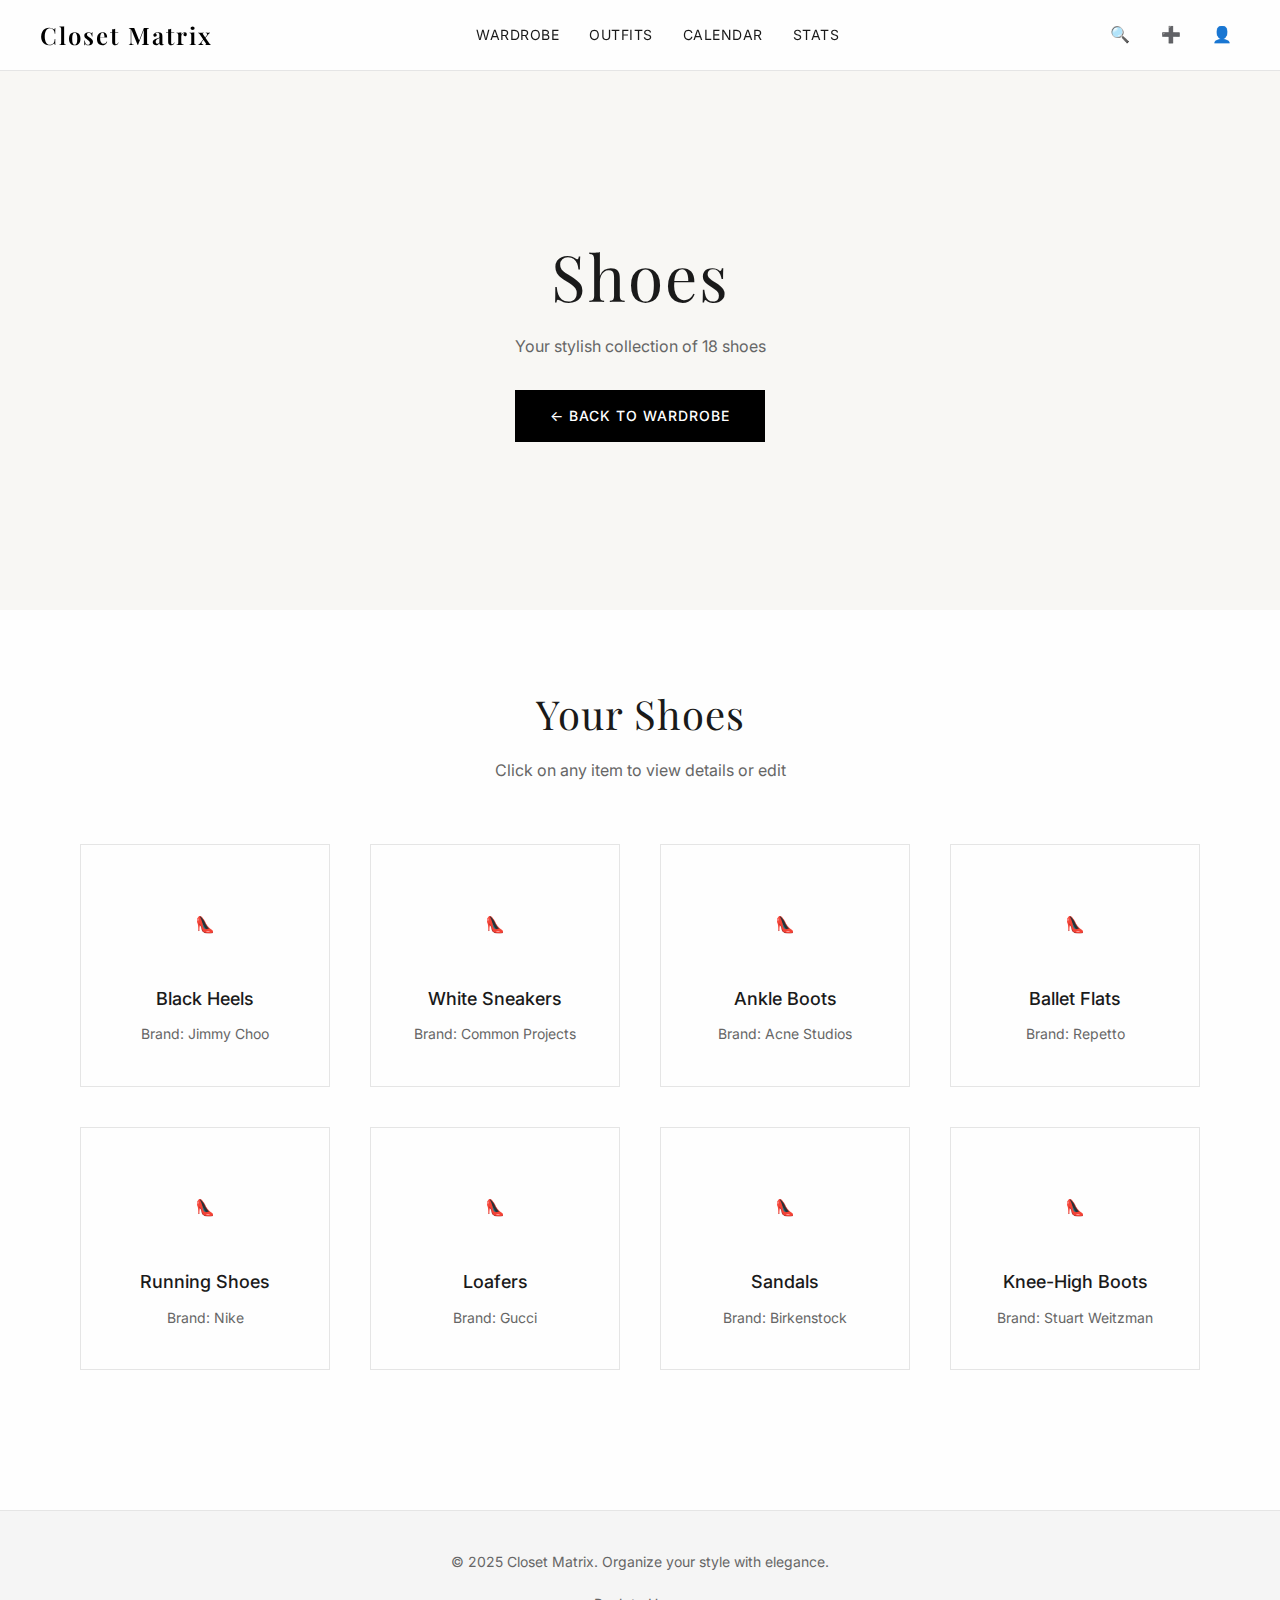
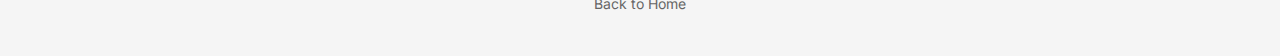
<file: shoes.html>
<!DOCTYPE html>
<html lang="en">
<head>
    <meta charset="UTF-8">
    <meta name="viewport" content="width=device-width, initial-scale=1.0">
    <meta name="description" content="Closet Matrix - Shoes Collection">
    <title>Shoes - Closet Matrix</title>
    
    <!-- Link to existing CSS file -->
    <link rel="stylesheet" href="aritziastyle.css">
</head>
<body>
    <!-- Header -->
    <header class="header">
        <nav class="nav-container">
            <a href="index.html" class="logo">Closet Matrix</a>
            
            <ul class="nav-menu">
                <li><a href="index.html#wardrobe">Wardrobe</a></li>
                <li><a href="index.html#outfits">Outfits</a></li>
                <li><a href="index.html#calendar">Calendar</a></li>
                <li><a href="index.html#stats">Stats</a></li>
            </ul>
            
            <div class="nav-icons">
                <a href="#" aria-label="Search">🔍</a>
                <a href="#" aria-label="Add Item">➕</a>
                <a href="#" aria-label="Profile">👤</a>
            </div>
        </nav>
    </header>

    <!-- Hero Section -->
    <section class="hero">
        <div class="hero-content">
            <h1>Shoes</h1>
            <p class="subtitle">Your stylish collection of 18 shoes</p>
            <a href="index.html" class="cta-button">← Back to Wardrobe</a>
        </div>
    </section>

    <!-- Main Content -->
    <main>
        <!-- Shoes Grid -->
        <section class="section">
            <h2 class="section-title">Your Shoes</h2>
            <p class="section-subtitle">Click on any item to view details or edit</p>
            
            <div class="category-grid">
                <!-- Placeholder shoe items -->
                <div class="category-card">
                    <span class="category-icon">👠</span>
                    <div class="category-name">Black Heels</div>
                    <div class="category-count">Brand: Jimmy Choo</div>
                </div>

                <div class="category-card">
                    <span class="category-icon">👠</span>
                    <div class="category-name">White Sneakers</div>
                    <div class="category-count">Brand: Common Projects</div>
                </div>

                <div class="category-card">
                    <span class="category-icon">👠</span>
                    <div class="category-name">Ankle Boots</div>
                    <div class="category-count">Brand: Acne Studios</div>
                </div>

                <div class="category-card">
                    <span class="category-icon">👠</span>
                    <div class="category-name">Ballet Flats</div>
                    <div class="category-count">Brand: Repetto</div>
                </div>

                <div class="category-card">
                    <span class="category-icon">👠</span>
                    <div class="category-name">Running Shoes</div>
                    <div class="category-count">Brand: Nike</div>
                </div>

                <div class="category-card">
                    <span class="category-icon">👠</span>
                    <div class="category-name">Loafers</div>
                    <div class="category-count">Brand: Gucci</div>
                </div>

                <div class="category-card">
                    <span class="category-icon">👠</span>
                    <div class="category-name">Sandals</div>
                    <div class="category-count">Brand: Birkenstock</div>
                </div>

                <div class="category-card">
                    <span class="category-icon">👠</span>
                    <div class="category-name">Knee-High Boots</div>
                    <div class="category-count">Brand: Stuart Weitzman</div>
                </div>
            </div>
        </section>
    </main>

    <!-- Footer -->
    <footer class="footer">
        <p>&copy; 2025 Closet Matrix. Organize your style with elegance.</p>
        <div class="footer-links">
            <a href="index.html">Back to Home</a>
        </div>
    </footer>
</body>
</html>
</file>
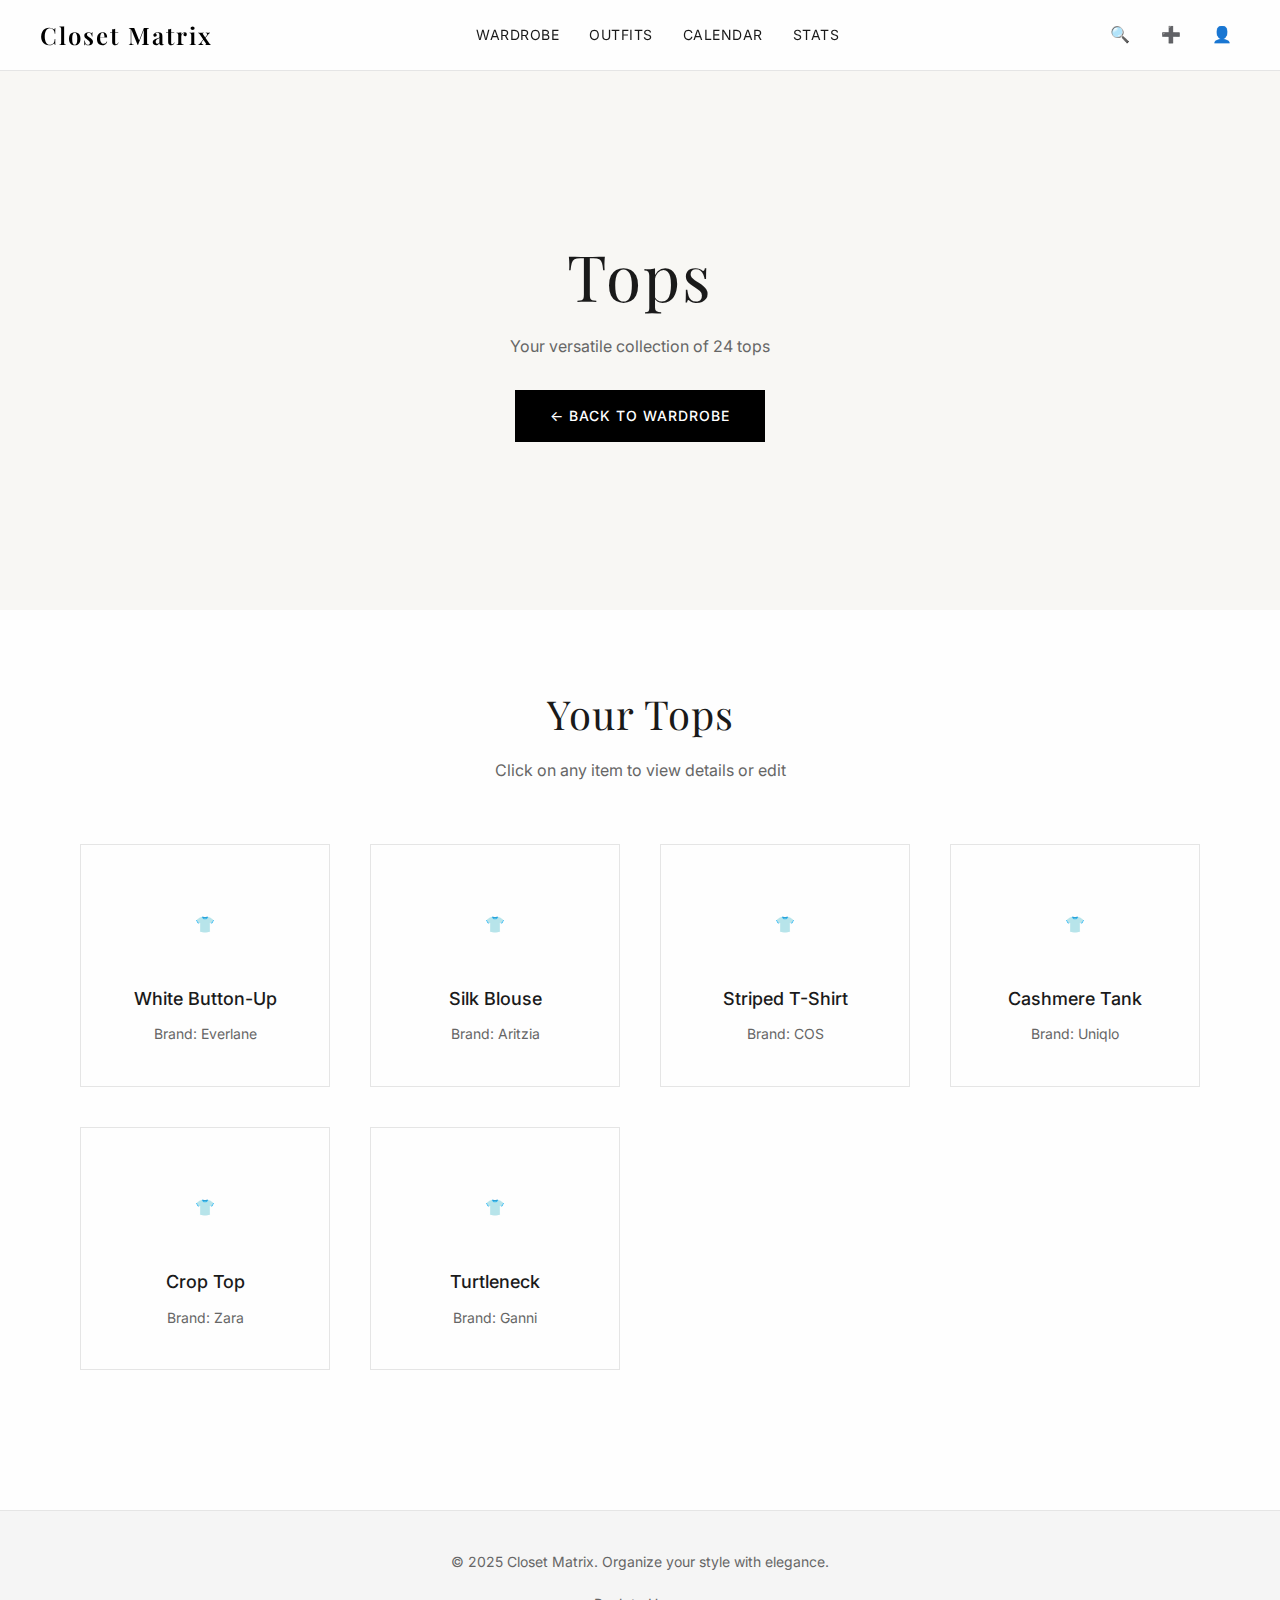
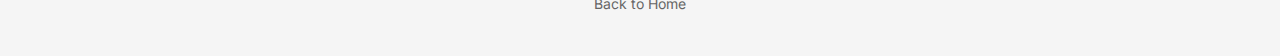
<file: tops.html>
<!DOCTYPE html>
<html lang="en">
<head>
    <meta charset="UTF-8">
    <meta name="viewport" content="width=device-width, initial-scale=1.0">
    <meta name="description" content="Closet Matrix - Tops Collection">
    <title>Tops - Closet Matrix</title>
    
    <!-- Link to existing CSS file -->
    <link rel="stylesheet" href="aritziastyle.css">
</head>
<body>
    <!-- Header -->
    <header class="header">
        <nav class="nav-container">
            <a href="index.html" class="logo">Closet Matrix</a>
            
            <ul class="nav-menu">
                <li><a href="index.html#wardrobe">Wardrobe</a></li>
                <li><a href="index.html#outfits">Outfits</a></li>
                <li><a href="index.html#calendar">Calendar</a></li>
                <li><a href="index.html#stats">Stats</a></li>
            </ul>
            
            <div class="nav-icons">
                <a href="#" aria-label="Search">🔍</a>
                <a href="#" aria-label="Add Item">➕</a>
                <a href="#" aria-label="Profile">👤</a>
            </div>
        </nav>
    </header>

    <!-- Hero Section -->
    <section class="hero">
        <div class="hero-content">
            <h1>Tops</h1>
            <p class="subtitle">Your versatile collection of 24 tops</p>
            <a href="index.html" class="cta-button">← Back to Wardrobe</a>
        </div>
    </section>

    <!-- Main Content -->
    <main>
        <!-- Tops Grid -->
        <section class="section">
            <h2 class="section-title">Your Tops</h2>
            <p class="section-subtitle">Click on any item to view details or edit</p>
            
            <div class="category-grid">
                <!-- Placeholder top items -->
                <div class="category-card">
                    <span class="category-icon">👕</span>
                    <div class="category-name">White Button-Up</div>
                    <div class="category-count">Brand: Everlane</div>
                </div>

                <div class="category-card">
                    <span class="category-icon">👕</span>
                    <div class="category-name">Silk Blouse</div>
                    <div class="category-count">Brand: Aritzia</div>
                </div>

                <div class="category-card">
                    <span class="category-icon">👕</span>
                    <div class="category-name">Striped T-Shirt</div>
                    <div class="category-count">Brand: COS</div>
                </div>

                <div class="category-card">
                    <span class="category-icon">👕</span>
                    <div class="category-name">Cashmere Tank</div>
                    <div class="category-count">Brand: Uniqlo</div>
                </div>

                <div class="category-card">
                    <span class="category-icon">👕</span>
                    <div class="category-name">Crop Top</div>
                    <div class="category-count">Brand: Zara</div>
                </div>

                <div class="category-card">
                    <span class="category-icon">👕</span>
                    <div class="category-name">Turtleneck</div>
                    <div class="category-count">Brand: Ganni</div>
                </div>
            </div>
        </section>
    </main>

    <!-- Footer -->
    <footer class="footer">
        <p>&copy; 2025 Closet Matrix. Organize your style with elegance.</p>
        <div class="footer-links">
            <a href="index.html">Back to Home</a>
        </div>
    </footer>
</body>
</html>
</file>
<file: aritziastyle.css>
/* Closet Matrix - Personal Wardrobe Organizer */
/* Clean, minimalist design inspired by Aritzia's aesthetic */

@import url('https://fonts.googleapis.com/css2?family=Inter:wght@300;400;500;600;700&family=Playfair+Display:wght@400;500;600;700&display=swap');

/* CSS Variables */
:root {
    --primary-black: #000000;
    --soft-black: #1a1a1a;
    --warm-white: #fefefe;
    --cream: #f8f7f4;
    --light-gray: #f5f5f5;
    --medium-gray: #8a8a8a;
    --border-gray: #e5e5e5;
    --text-primary: #1a1a1a;
    --text-secondary: #666666;
    --shadow-light: 0 2px 15px rgba(0,0,0,0.08);
    --shadow-medium: 0 4px 25px rgba(0,0,0,0.12);
    --accent-red: #e74c3c;
    --gradient-bg: linear-gradient(135deg, #f8f9fa 0%, #e9ecef 100%);
}

/* Reset and Base Styles */
* {
    margin: 0;
    padding: 0;
    box-sizing: border-box;
}

html {
    scroll-behavior: smooth;
}

body {
    font-family: 'Inter', -apple-system, BlinkMacSystemFont, sans-serif;
    background-color: var(--warm-white);
    color: var(--text-primary);
    line-height: 1.6;
    font-weight: 400;
}

/* Typography */
h1, h2, h3, h4, h5, h6 {
    font-family: 'Playfair Display', serif;
    font-weight: 400;
    line-height: 1.2;
}

/* Header Styles */
.header {
    position: fixed;
    top: 0;
    left: 0;
    right: 0;
    background: rgba(254, 254, 254, 0.95);
    backdrop-filter: blur(10px);
    z-index: 1000;
    padding: 0 40px;
    border-bottom: 1px solid var(--border-gray);
    transition: all 0.3s ease;
}

.nav-container {
    display: flex;
    justify-content: space-between;
    align-items: center;
    max-width: 1200px;
    margin: 0 auto;
    height: 70px;
}

.logo {
    font-family: 'Playfair Display', serif;
    font-size: 24px;
    font-weight: 600;
    letter-spacing: 2px;
    color: var(--primary-black);
    text-decoration: none;
}

.nav-menu {
    display: flex;
    list-style: none;
    gap: 30px;
}

.nav-menu a {
    text-decoration: none;
    color: var(--text-primary);
    font-size: 14px;
    font-weight: 400;
    letter-spacing: 0.5px;
    text-transform: uppercase;
    transition: color 0.3s ease;
    position: relative;
}

.nav-menu a:hover {
    color: var(--medium-gray);
}

.nav-menu a::after {
    content: '';
    position: absolute;
    bottom: -5px;
    left: 0;
    width: 0;
    height: 1px;
    background: var(--primary-black);
    transition: width 0.3s ease;
}

.nav-menu a:hover::after {
    width: 100%;
}

.nav-icons {
    display: flex;
    gap: 15px;
    align-items: center;
}

.nav-icons a {
    color: var(--text-primary);
    font-size: 16px;
    text-decoration: none;
    transition: color 0.3s ease;
    padding: 8px;
    border-radius: 4px;
}

.nav-icons a:hover {
    color: var(--medium-gray);
    background: var(--light-gray);
}

/* Hero Section */
.hero {
    height: 60vh;
    background: var(--cream);
    display: flex;
    align-items: center;
    justify-content: center;
    text-align: center;
    margin-top: 70px;
}

.hero-content h1 {
    font-size: clamp(2.5rem, 6vw, 4rem);
    font-weight: 400;
    letter-spacing: 2px;
    margin-bottom: 20px;
    color: var(--text-primary);
}

.hero-content .subtitle {
    font-size: 16px;
    color: var(--text-secondary);
    margin-bottom: 30px;
    max-width: 500px;
}

.cta-button {
    display: inline-block;
    padding: 15px 35px;
    background: var(--primary-black);
    color: white;
    text-decoration: none;
    font-size: 14px;
    font-weight: 500;
    letter-spacing: 1px;
    text-transform: uppercase;
    transition: all 0.3s ease;
}

.cta-button:hover {
    background: var(--soft-black);
    transform: translateY(-2px);
    box-shadow: var(--shadow-light);
}

/* Main Content */
.section {
    padding: 80px 40px;
    max-width: 1200px;
    margin: 0 auto;
}

.section-title {
    font-size: clamp(1.8rem, 4vw, 2.5rem);
    font-weight: 400;
    text-align: center;
    margin-bottom: 20px;
    letter-spacing: 1px;
    color: var(--text-primary);
}

.section-subtitle {
    text-align: center;
    font-size: 16px;
    color: var(--text-secondary);
    margin-bottom: 60px;
    max-width: 500px;
    margin-left: auto;
    margin-right: auto;
    line-height: 1.6;
}

/* Category Grid */
.category-grid {
    display: grid;
    grid-template-columns: repeat(auto-fit, minmax(250px, 1fr));
    gap: 40px;
    margin-bottom: 60px;
}

.category-card {
    background: var(--warm-white);
    border: 1px solid var(--border-gray);
    transition: all 0.3s ease;
    cursor: pointer;
    text-align: center;
    padding: 40px 20px;
}

.category-card:hover {
    transform: translateY(-5px);
    box-shadow: var(--shadow-medium);
    border-color: var(--primary-black);
}

.category-icon {
    margin-bottom: 20px;
    display: flex !important;
    justify-content: center !important;
    align-items: center !important;
    height: 80px;
    width: 100%;
}

.category-icon-img {
    width: 80px !important;
    height: 80px !important;
    object-fit: cover !important;
    border-radius: 8px;
    display: block;
}

.category-name {
    font-size: 18px;
    font-weight: 500;
    margin-bottom: 10px;
    color: var(--text-primary);
}


.category-count {
    font-size: 14px;
    color: var(--text-secondary);
}


/* Stats Section */
.stats-section {
    background: var(--light-gray);
    padding: 60px 40px;
    text-align: center;
}

.stats-grid {
    display: grid;
    grid-template-columns: repeat(auto-fit, minmax(200px, 1fr));
    gap: 40px;
    max-width: 800px;
    margin: 0 auto;
}

.stat-item h3 {
    font-size: 2.5rem;
    font-weight: 600;
    color: var(--primary-black);
    margin-bottom: 10px;
    font-family: 'Inter', sans-serif;
}

.stat-item p {
    font-size: 14px;
    color: var(--text-secondary);
    text-transform: uppercase;
    letter-spacing: 1px;
}

/* Features Section */
.features-section {
    padding: 80px 40px;
    background: var(--warm-white);
}

.features-grid {
    display: grid;
    grid-template-columns: repeat(auto-fit, minmax(300px, 1fr));
    gap: 50px;
    max-width: 1000px;
    margin: 0 auto;
}

.feature-item {
    text-align: center;
    padding: 20px;
}

.feature-icon {
    font-size: 2.5rem;
    margin-bottom: 20px;
    display: block;
}

.feature-item h3 {
    font-size: 1.2rem;
    margin-bottom: 15px;
    color: var(--text-primary);
    font-family: 'Inter', sans-serif;
    font-weight: 500;
}

.feature-item p {
    color: var(--text-secondary);
    line-height: 1.6;
}

/* Action Section */
.action-section {
    background: var(--primary-black);
    color: white;
    padding: 60px 40px;
    text-align: center;
}

.action-section h2 {
    font-size: 2rem;
    margin-bottom: 20px;
    color: white;
}

.action-section p {
    margin-bottom: 30px;
    color: var(--medium-gray);
    max-width: 400px;
    margin-left: auto;
    margin-right: auto;
}

.action-buttons {
    display: flex;
    gap: 20px;
    justify-content: center;
    flex-wrap: wrap;
}

.btn-primary {
    display: inline-block;
    padding: 15px 30px;
    background: white;
    color: var(--primary-black);
    text-decoration: none;
    font-size: 14px;
    font-weight: 500;
    letter-spacing: 1px;
    text-transform: uppercase;
    transition: all 0.3s ease;
}

.btn-primary:hover {
    background: var(--light-gray);
    transform: translateY(-2px);
}

.btn-secondary {
    display: inline-block;
    padding: 15px 30px;
    background: transparent;
    color: white;
    border: 2px solid white;
    text-decoration: none;
    font-size: 14px;
    font-weight: 500;
    letter-spacing: 1px;
    text-transform: uppercase;
    transition: all 0.3s ease;
}

.btn-secondary:hover {
    background: white;
    color: var(--primary-black);
}

/* Footer */
.footer {
    background: var(--light-gray);
    padding: 40px;
    text-align: center;
    border-top: 1px solid var(--border-gray);
}

.footer p {
    color: var(--text-secondary);
    font-size: 14px;
    margin-bottom: 20px;
}

.footer-links {
    display: flex;
    justify-content: center;
    gap: 30px;
    flex-wrap: wrap;
}

.footer-links a {
    color: var(--text-secondary);
    text-decoration: none;
    font-size: 14px;
    transition: color 0.3s ease;
}

.footer-links a:hover {
    color: var(--text-primary);
}

/* Responsive Design */
@media (max-width: 768px) {
    .header {
        padding: 0 20px;
    }

    .nav-container {
        height: 60px;
    }

    .nav-menu {
        display: none;
    }

    .logo {
        font-size: 20px;
    }

    .hero {
        margin-top: 60px;
        height: 50vh;
        padding: 0 20px;
    }

    .section {
        padding: 60px 20px;
    }

    .category-grid {
        grid-template-columns: repeat(auto-fit, minmax(200px, 1fr));
        gap: 30px;
    }

    .stats-grid {
        grid-template-columns: repeat(auto-fit, minmax(150px, 1fr));
        gap: 30px;
    }

    .features-grid {
        grid-template-columns: 1fr;
        gap: 40px;
    }

    .action-buttons {
        flex-direction: column;
        align-items: center;
    }

    .btn-primary,
    .btn-secondary {
        width: 100%;
        max-width: 250px;
    }

    .footer-links {
        flex-direction: column;
        gap: 15px;
    }
}

/* Profile Page Styles */
.profile-avatar {
    margin-bottom: 30px;
}

.avatar-placeholder {
    width: 120px;
    height: 120px;
    border-radius: 50%;
    background: var(--primary-black);
    display: flex;
    align-items: center;
    justify-content: center;
    margin: 0 auto;
    box-shadow: var(--shadow-light);
}

.avatar-initials {
    color: white;
    font-size: 2.5rem;
    font-weight: 600;
    font-family: 'Inter', sans-serif;
}

.profile-overview {
    margin-bottom: 40px;
}

.overview-grid {
    display: grid;
    grid-template-columns: repeat(auto-fit, minmax(300px, 1fr));
    gap: 30px;
    max-width: 1000px;
    margin: 0 auto;
}

.overview-card {
    background: var(--warm-white);
    padding: 30px;
    border: 1px solid var(--border-gray);
    transition: all 0.3s ease;
}

.overview-card:hover {
    transform: translateY(-2px);
    box-shadow: var(--shadow-light);
}

.overview-card h3 {
    font-size: 1.2rem;
    margin-bottom: 20px;
    color: var(--text-primary);
    font-family: 'Inter', sans-serif;
    font-weight: 500;
}

.style-tags {
    display: flex;
    flex-wrap: wrap;
    gap: 10px;
}

.style-tag {
    background: var(--light-gray);
    padding: 8px 16px;
    border-radius: 20px;
    font-size: 13px;
    color: var(--text-primary);
    font-weight: 500;
    border: 1px solid var(--border-gray);
    transition: all 0.3s ease;
}

.style-tag:hover {
    background: var(--primary-black);
    color: white;
}

.color-palette {
    display: flex;
    gap: 12px;
    flex-wrap: wrap;
}

.color-swatch {
    width: 40px;
    height: 40px;
    border-radius: 50%;
    cursor: pointer;
    transition: transform 0.3s ease;
    box-shadow: var(--shadow-light);
}

.color-swatch:hover {
    transform: scale(1.1);
}

.size-info {
    display: flex;
    flex-direction: column;
    gap: 12px;
}

.size-item {
    display: flex;
    justify-content: space-between;
    align-items: center;
    padding-bottom: 8px;
    border-bottom: 1px solid var(--border-gray);
}

.size-label {
    font-weight: 500;
    color: var(--text-secondary);
}

.size-value {
    font-weight: 600;
    color: var(--text-primary);
}

.activity-feed {
    max-width: 600px;
    margin: 0 auto;
}

.activity-item {
    display: flex;
    align-items: flex-start;
    gap: 20px;
    padding: 25px;
    background: var(--warm-white);
    border: 1px solid var(--border-gray);
    margin-bottom: 15px;
    transition: all 0.3s ease;
}

.activity-item:hover {
    transform: translateX(5px);
    box-shadow: var(--shadow-light);
}

.activity-icon {
    width: 40px;
    height: 40px;
    background: var(--light-gray);
    border-radius: 50%;
    display: flex;
    align-items: center;
    justify-content: center;
    font-size: 16px;
    flex-shrink: 0;
}

.activity-content h4 {
    font-size: 16px;
    font-weight: 500;
    margin-bottom: 5px;
    color: var(--text-primary);
    font-family: 'Inter', sans-serif;
}

.activity-content p {
    color: var(--text-secondary);
    margin-bottom: 8px;
    font-size: 14px;
}

.activity-time {
    font-size: 12px;
    color: var(--medium-gray);
}

.brands-grid {
    display: grid;
    grid-template-columns: repeat(auto-fit, minmax(150px, 1fr));
    gap: 25px;
    max-width: 600px;
    margin: 0 auto;
}

.brand-item {
    text-align: center;
    padding: 20px;
    background: var(--warm-white);
    border: 1px solid var(--border-gray);
    transition: all 0.3s ease;
    cursor: pointer;
}

.brand-item:hover {
    transform: translateY(-3px);
    box-shadow: var(--shadow-light);
}

.brand-logo {
    width: 50px;
    height: 50px;
    background: var(--primary-black);
    border-radius: 50%;
    display: flex;
    align-items: center;
    justify-content: center;
    margin: 0 auto 15px;
    color: white;
    font-weight: 600;
    font-size: 18px;
}

.brand-name {
    display: block;
    font-weight: 500;
    color: var(--text-primary);
    margin-bottom: 5px;
}

.brand-count {
    font-size: 12px;
    color: var(--text-secondary);
}

.goals-grid {
    display: grid;
    grid-template-columns: repeat(auto-fit, minmax(280px, 1fr));
    gap: 30px;
    max-width: 900px;
    margin: 0 auto;
}

.goal-item {
    padding: 25px;
    background: var(--warm-white);
    border: 1px solid var(--border-gray);
    transition: all 0.3s ease;
}

.goal-item:hover {
    transform: translateY(-2px);
    box-shadow: var(--shadow-light);
}

.goal-progress {
    margin-bottom: 20px;
}

.progress-bar {
    width: 100%;
    height: 8px;
    background: var(--light-gray);
    border-radius: 4px;
    overflow: hidden;
}

.progress-fill {
    height: 100%;
    background: var(--primary-black);
    transition: width 0.3s ease;
}

.goal-item h4 {
    font-size: 16px;
    font-weight: 500;
    margin-bottom: 10px;
    color: var(--text-primary);
    font-family: 'Inter', sans-serif;
}

.goal-item p {
    font-size: 14px;
    color: var(--text-secondary);
}

.settings-grid {
    display: grid;
    grid-template-columns: repeat(auto-fit, minmax(300px, 1fr));
    gap: 40px;
    max-width: 1000px;
    margin: 0 auto 40px;
}

.setting-group {
    background: var(--warm-white);
    padding: 30px;
    border: 1px solid var(--border-gray);
}

.setting-group h3 {
    font-size: 18px;
    font-weight: 500;
    margin-bottom: 25px;
    color: var(--text-primary);
    font-family: 'Inter', sans-serif;
    border-bottom: 1px solid var(--border-gray);
    padding-bottom: 10px;
}

.setting-item {
    margin-bottom: 20px;
}

.setting-item label {
    display: block;
    margin-bottom: 8px;
    font-weight: 500;
    color: var(--text-primary);
    font-size: 14px;
}

.setting-input,
.setting-textarea,
.setting-select {
    width: 100%;
    padding: 12px;
    border: 1px solid var(--border-gray);
    background: var(--warm-white);
    font-family: 'Inter', sans-serif;
    font-size: 14px;
    color: var(--text-primary);
    transition: border-color 0.3s ease;
}

.setting-input:focus,
.setting-textarea:focus,
.setting-select:focus {
    outline: none;
    border-color: var(--primary-black);
}

.setting-toggle {
    margin-bottom: 15px;
}

.toggle-label {
    display: flex;
    align-items: center;
    cursor: pointer;
    font-size: 14px;
    color: var(--text-primary);
}

.toggle-label input[type="checkbox"] {
    display: none;
}

.toggle-slider {
    width: 40px;
    height: 20px;
    background: var(--border-gray);
    border-radius: 10px;
    margin-right: 12px;
    position: relative;
    transition: background 0.3s ease;
}

.toggle-slider:before {
    content: '';
    position: absolute;
    width: 16px;
    height: 16px;
    background: white;
    border-radius: 50%;
    top: 2px;
    left: 2px;
    transition: transform 0.3s ease;
}

.toggle-label input[type="checkbox"]:checked + .toggle-slider {
    background: var(--primary-black);
}

.toggle-label input[type="checkbox"]:checked + .toggle-slider:before {
    transform: translateX(20px);
}

.settings-actions {
    text-align: center;
    display: flex;
    gap: 20px;
    justify-content: center;
    flex-wrap: wrap;
}

/* Profile Editing Styles */
.card-header {
    display: flex;
    justify-content: space-between;
    align-items: center;
    margin-bottom: 20px;
}

.edit-btn {
    background: none;
    border: none;
    font-size: 16px;
    cursor: pointer;
    padding: 5px;
    border-radius: 4px;
    transition: background 0.3s ease;
}

.edit-btn:hover {
    background: var(--light-gray);
}

.color-editor {
    animation: slideDown 0.3s ease;
}

.color-grid {
    display: grid;
    grid-template-columns: repeat(8, 1fr);
    gap: 10px;
    margin-bottom: 20px;
}

.color-option {
    width: 35px;
    height: 35px;
    border-radius: 50%;
    cursor: pointer;
    transition: all 0.3s ease;
    position: relative;
    box-shadow: 0 2px 4px rgba(0,0,0,0.1);
}

.color-option:hover {
    transform: scale(1.1);
    box-shadow: 0 4px 8px rgba(0,0,0,0.2);
}

.color-option.selected {
    transform: scale(1.15);
    box-shadow: 0 0 0 3px var(--primary-black);
}

.color-option.selected::after {
    content: '✓';
    position: absolute;
    color: white;
    font-size: 14px;
    font-weight: bold;
    top: 50%;
    left: 50%;
    transform: translate(-50%, -50%);
    text-shadow: 0 0 3px rgba(0,0,0,0.7);
}

.color-editor-actions,
.size-editor-actions {
    display: flex;
    gap: 10px;
    align-items: center;
    justify-content: space-between;
}

.helper-text {
    font-size: 12px;
    color: var(--text-secondary);
    margin: 0;
}

.btn-small {
    padding: 8px 16px;
    background: var(--primary-black);
    color: white;
    border: none;
    font-size: 12px;
    font-weight: 500;
    text-transform: uppercase;
    cursor: pointer;
    transition: all 0.3s ease;
    letter-spacing: 0.5px;
}

.btn-small:hover {
    background: var(--soft-black);
    transform: translateY(-1px);
}

.btn-small.secondary {
    background: transparent;
    color: var(--text-secondary);
    border: 1px solid var(--border-gray);
}

.btn-small.secondary:hover {
    background: var(--light-gray);
    color: var(--text-primary);
}

.size-editor {
    animation: slideDown 0.3s ease;
}

.size-form {
    display: grid;
    grid-template-columns: 1fr 1fr;
    gap: 20px;
    margin-bottom: 20px;
}

.size-input-group {
    display: flex;
    flex-direction: column;
    gap: 8px;
}

.size-input-group label {
    font-size: 14px;
    font-weight: 500;
    color: var(--text-primary);
}

.size-select {
    padding: 8px 12px;
    border: 1px solid var(--border-gray);
    background: var(--warm-white);
    font-size: 14px;
    color: var(--text-primary);
    cursor: pointer;
    transition: border-color 0.3s ease;
}

.size-select:focus {
    outline: none;
    border-color: var(--primary-black);
}

.profile-message {
    margin: 20px 0;
    padding: 12px;
    border-radius: 4px;
    font-size: 14px;
    text-align: center;
    display: none;
}

.profile-message.success {
    background: #f0fff4;
    border: 1px solid #68d391;
    color: #2f855a;
}

.profile-message.error {
    background: #fed7d7;
    border: 1px solid #fc8181;
    color: #c53030;
}

.color-swatch.active {
    position: relative;
}

@keyframes slideDown {
    from {
        opacity: 0;
        transform: translateY(-10px);
    }
    to {
        opacity: 1;
        transform: translateY(0);
    }
}

/* Responsive adjustments for profile editing */
@media (max-width: 600px) {
    .color-grid {
        grid-template-columns: repeat(6, 1fr);
    }
    
    .size-form {
        grid-template-columns: 1fr;
    }
    
    .color-editor-actions,
    .size-editor-actions {
        flex-direction: column;
        gap: 15px;
        align-items: stretch;
    }
}

/* Authentication Pages Styles */
.auth-section {
    min-height: 100vh;
    display: flex;
    align-items: center;
    justify-content: center;
    background: linear-gradient(135deg, var(--cream) 0%, var(--light-gray) 100%);
    padding: 100px 20px 40px;
}

.auth-container {
    display: grid;
    grid-template-columns: 1fr auto;
    gap: 60px;
    max-width: 900px;
    width: 100%;
    align-items: start;
}

.auth-card {
    background: var(--warm-white);
    padding: 50px;
    border: 1px solid var(--border-gray);
    box-shadow: var(--shadow-medium);
    max-width: 450px;
    width: 100%;
}

.auth-header {
    text-align: center;
    margin-bottom: 40px;
}

.auth-header h1 {
    font-size: 2rem;
    font-weight: 400;
    margin-bottom: 10px;
    color: var(--text-primary);
}

.auth-header p {
    color: var(--text-secondary);
    font-size: 16px;
}

.auth-form {
    width: 100%;
}

.form-group {
    margin-bottom: 25px;
}

.form-group label {
    display: block;
    margin-bottom: 8px;
    font-weight: 500;
    color: var(--text-primary);
    font-size: 14px;
}

.form-input {
    width: 100%;
    padding: 15px;
    border: 2px solid var(--border-gray);
    background: var(--warm-white);
    font-family: 'Inter', sans-serif;
    font-size: 14px;
    color: var(--text-primary);
    transition: all 0.3s ease;
    box-sizing: border-box;
}

.form-input:focus {
    outline: none;
    border-color: var(--primary-black);
    box-shadow: 0 0 0 3px rgba(0, 0, 0, 0.1);
}

.form-input:invalid {
    border-color: #e53e3e;
}

.password-input-container {
    position: relative;
    display: flex;
    align-items: center;
}

.password-toggle {
    position: absolute;
    right: 15px;
    background: none;
    border: none;
    cursor: pointer;
    padding: 5px;
    font-size: 16px;
    color: var(--text-secondary);
    transition: color 0.3s ease;
}

.password-toggle:hover {
    color: var(--text-primary);
}

.form-error {
    display: none;
    color: #e53e3e;
    font-size: 12px;
    margin-top: 5px;
}

.form-options {
    display: flex;
    justify-content: space-between;
    align-items: center;
    margin-bottom: 30px;
}

.checkbox-label {
    display: flex;
    align-items: center;
    cursor: pointer;
    font-size: 14px;
    color: var(--text-primary);
}

.checkbox-label input[type="checkbox"] {
    display: none;
}

.checkmark {
    width: 18px;
    height: 18px;
    border: 2px solid var(--border-gray);
    margin-right: 8px;
    position: relative;
    transition: all 0.3s ease;
}

.checkbox-label input[type="checkbox"]:checked + .checkmark {
    background: var(--primary-black);
    border-color: var(--primary-black);
}

.checkbox-label input[type="checkbox"]:checked + .checkmark:after {
    content: '✓';
    position: absolute;
    color: white;
    font-size: 12px;
    top: -2px;
    left: 2px;
}

.forgot-link {
    color: var(--text-secondary);
    text-decoration: none;
    font-size: 14px;
    transition: color 0.3s ease;
}

.forgot-link:hover {
    color: var(--text-primary);
}

.auth-button {
    width: 100%;
    padding: 15px;
    background: var(--primary-black);
    color: white;
    border: none;
    font-size: 14px;
    font-weight: 500;
    letter-spacing: 1px;
    text-transform: uppercase;
    cursor: pointer;
    transition: all 0.3s ease;
    font-family: 'Inter', sans-serif;
}

.auth-button:hover {
    background: var(--soft-black);
    transform: translateY(-2px);
    box-shadow: var(--shadow-light);
}

.auth-button:disabled {
    background: var(--medium-gray);
    cursor: not-allowed;
    transform: none;
}

.form-divider {
    text-align: center;
    margin: 30px 0;
    position: relative;
}

.form-divider:before {
    content: '';
    position: absolute;
    top: 50%;
    left: 0;
    right: 0;
    height: 1px;
    background: var(--border-gray);
}

.form-divider span {
    background: var(--warm-white);
    padding: 0 20px;
    color: var(--text-secondary);
    font-size: 14px;
}

.social-login {
    margin-bottom: 30px;
}

.social-button {
    width: 100%;
    padding: 15px;
    border: 2px solid var(--border-gray);
    background: var(--warm-white);
    color: var(--text-primary);
    font-size: 14px;
    font-weight: 500;
    cursor: pointer;
    transition: all 0.3s ease;
    display: flex;
    align-items: center;
    justify-content: center;
    gap: 10px;
    font-family: 'Inter', sans-serif;
}

.social-button:hover {
    border-color: var(--primary-black);
    background: var(--light-gray);
}

.social-icon {
    font-size: 16px;
}

.auth-footer {
    text-align: center;
}

.auth-footer p {
    color: var(--text-secondary);
    font-size: 14px;
}

.auth-footer a {
    color: var(--text-primary);
    text-decoration: none;
    font-weight: 500;
}

.auth-footer a:hover {
    text-decoration: underline;
}

.message-container {
    margin-top: 20px;
}

.message {
    padding: 15px;
    border-radius: 4px;
    font-size: 14px;
    text-align: center;
}

.message.success {
    background: #f0fff4;
    border: 1px solid #68d391;
    color: #2f855a;
}

.message.error {
    background: #fed7d7;
    border: 1px solid #fc8181;
    color: #c53030;
}

.security-info {
    background: var(--warm-white);
    padding: 30px;
    border: 1px solid var(--border-gray);
    max-width: 280px;
}

.security-info h3 {
    font-size: 18px;
    font-weight: 500;
    margin-bottom: 20px;
    color: var(--text-primary);
    font-family: 'Inter', sans-serif;
}

.security-info ul {
    list-style: none;
    padding: 0;
    margin: 0;
}

.security-info li {
    padding: 8px 0;
    color: var(--text-secondary);
    font-size: 14px;
    border-bottom: 1px solid var(--border-gray);
}

.security-info li:last-child {
    border-bottom: none;
}

/* Registration Form Specific Styles */
.password-strength {
    margin-top: 5px;
    height: 4px;
    background: var(--light-gray);
    border-radius: 2px;
    overflow: hidden;
}

.strength-bar {
    height: 100%;
    width: 0%;
    transition: all 0.3s ease;
}

.strength-weak { background: #e53e3e; width: 25%; }
.strength-fair { background: #dd6b20; width: 50%; }
.strength-good { background: #38a169; width: 75%; }
.strength-strong { background: #2d3748; width: 100%; }

.password-requirements {
    margin-top: 10px;
    font-size: 12px;
    color: var(--text-secondary);
}

.requirement {
    display: block;
    margin: 3px 0;
    transition: color 0.3s ease;
}

.requirement.met {
    color: #38a169;
}

/* Responsive Design for Auth Pages */
@media (max-width: 768px) {
    .auth-section {
        padding: 80px 15px 20px;
    }
    
    .auth-container {
        grid-template-columns: 1fr;
        gap: 40px;
    }
    
    .auth-card {
        padding: 30px 20px;
    }
    
    .security-info {
        max-width: 100%;
    }
    
    .form-options {
        flex-direction: column;
        gap: 15px;
        align-items: flex-start;
    }
}

/* Utility Classes */
.text-center {
    text-align: center;
}

.mb-0 { margin-bottom: 0; }
.mb-1 { margin-bottom: 1rem; }
.mb-2 { margin-bottom: 2rem; }

.mt-0 { margin-top: 0; }
.mt-1 { margin-top: 1rem; }
.mt-2 { margin-top: 2rem; }

/* ===== OUTFIT STUDIO STYLES ===== */
.outfit-studio {
    padding: 2rem 0;
    margin-top: 70px;
    background: var(--gradient-bg);
    min-height: 90vh;
}

.studio-header {
    text-align: center;
    margin-bottom: 3rem;
}

.studio-title {
    font-size: 3rem;
    font-weight: 300;
    color: var(--text-primary);
    margin-bottom: 0.5rem;
    letter-spacing: -1px;
}

.studio-subtitle {
    color: var(--text-secondary);
    font-size: 1.1rem;
    font-weight: 300;
}

.studio-workspace {
    display: grid;
    grid-template-columns: 1fr 350px;
    gap: 2rem;
    max-width: 1400px;
    margin: 0 auto;
    padding: 0 2rem;
}

/* Virtual Mirror */
.virtual-mirror {
    background: white;
    border-radius: 20px;
    padding: 2rem;
    box-shadow: var(--shadow-medium);
    position: relative;
    overflow: hidden;
}

.virtual-mirror::before {
    content: '';
    position: absolute;
    top: 0;
    left: 0;
    right: 0;
    height: 2px;
    background: linear-gradient(90deg, var(--accent-red), #f39c12, var(--accent-red));
}

.mirror-frame {
    background: linear-gradient(145deg, #f8f9fa, #e9ecef);
    border-radius: 16px;
    padding: 2rem;
    min-height: 500px;
    position: relative;
    overflow: hidden;
}

.mirror-content {
    position: relative;
    height: 100%;
    display: flex;
    align-items: center;
    justify-content: center;
}

.avatar-silhouette {
    width: 200px;
    height: 400px;
    position: relative;
    background: linear-gradient(180deg, rgba(108, 117, 125, 0.1) 0%, rgba(108, 117, 125, 0.05) 100%);
    border-radius: 100px 100px 20px 20px;
    border: 2px solid rgba(108, 117, 125, 0.2);
}

.outfit-layer {
    position: absolute;
    background-size: cover;
    background-position: center;
    transition: all 0.3s ease;
    opacity: 0;
    border-radius: 8px;
}

#top-layer { top: 20%; left: 10%; right: 10%; height: 35%; }
#bottom-layer { top: 50%; left: 15%; right: 15%; height: 35%; }
#shoes-layer { bottom: 5%; left: 20%; right: 20%; height: 15%; }
#outer-layer { top: 15%; left: 5%; right: 5%; height: 60%; }

.mirror-overlay {
    position: absolute;
    inset: 0;
    display: flex;
    align-items: center;
    justify-content: center;
    transition: opacity 0.3s ease;
}

.mirror-prompt {
    color: var(--text-secondary);
    font-style: italic;
    text-align: center;
    padding: 2rem;
}

.mirror-controls {
    display: flex;
    gap: 1rem;
    margin-top: 2rem;
    justify-content: center;
}

.control-btn {
    background: white;
    border: 1px solid var(--border-gray);
    border-radius: 12px;
    padding: 0.75rem 1rem;
    display: flex;
    align-items: center;
    gap: 0.5rem;
    cursor: pointer;
    transition: all 0.3s ease;
    font-size: 0.9rem;
}

.control-btn:hover {
    background: var(--light-gray);
    border-color: var(--accent-red);
    color: var(--accent-red);
    transform: translateY(-2px);
}

/* Smart Wardrobe Panel */
.smart-wardrobe {
    background: white;
    border-radius: 20px;
    box-shadow: var(--shadow-medium);
    overflow: hidden;
    height: fit-content;
    max-height: 80vh;
    display: flex;
    flex-direction: column;
}

.wardrobe-header {
    padding: 1.5rem 2rem 1rem;
    display: flex;
    align-items: center;
    justify-content: space-between;
    border-bottom: 1px solid #f1f3f4;
}

.wardrobe-header h3 {
    margin: 0;
    color: var(--text-primary);
    font-weight: 500;
}

.view-toggle {
    display: flex;
    background: var(--light-gray);
    border-radius: 8px;
    padding: 2px;
}

.toggle-btn {
    background: transparent;
    border: none;
    padding: 0.5rem;
    border-radius: 6px;
    cursor: pointer;
    transition: all 0.2s ease;
}

.toggle-btn.active {
    background: white;
    box-shadow: var(--shadow-light);
}

.wardrobe-filters {
    padding: 1rem 2rem;
    border-bottom: 1px solid #f1f3f4;
}

.filter-chips {
    display: flex;
    gap: 0.5rem;
    margin-bottom: 1rem;
    flex-wrap: wrap;
}

.chip {
    background: var(--light-gray);
    border: 1px solid var(--border-gray);
    border-radius: 20px;
    padding: 0.5rem 1rem;
    font-size: 0.85rem;
    cursor: pointer;
    transition: all 0.2s ease;
    white-space: nowrap;
}

.chip.active {
    background: var(--accent-red);
    color: white;
    border-color: var(--accent-red);
}

.filter-advanced {
    display: flex;
    gap: 1rem;
}

.search-input {
    flex: 1;
    padding: 0.75rem;
    border: 1px solid var(--border-gray);
    border-radius: 8px;
    font-size: 0.9rem;
}

.search-input:focus {
    outline: none;
    border-color: var(--accent-red);
}

.filter-btn {
    background: white;
    border: 1px solid var(--border-gray);
    border-radius: 8px;
    padding: 0.75rem 1rem;
    cursor: pointer;
    display: flex;
    align-items: center;
    gap: 0.5rem;
}

.filter-count {
    background: var(--accent-red);
    color: white;
    border-radius: 10px;
    padding: 2px 6px;
    font-size: 0.75rem;
}

.wardrobe-items {
    flex: 1;
    overflow-y: auto;
    padding: 1rem;
}

.wardrobe-items.grid-view {
    display: grid;
    grid-template-columns: repeat(auto-fit, minmax(140px, 1fr));
    gap: 1rem;
}

.wardrobe-items.list-view {
    display: flex;
    flex-direction: column;
    gap: 0.5rem;
}

.wardrobe-item {
    cursor: pointer;
    transition: all 0.3s ease;
    border-radius: 12px;
    overflow: hidden;
    background: white;
    border: 2px solid transparent;
}

.wardrobe-item:hover {
    transform: translateY(-4px);
    box-shadow: var(--shadow-medium);
}

.wardrobe-item.selected {
    border-color: var(--accent-red);
    box-shadow: 0 0 0 3px rgba(231, 76, 60, 0.1);
}

.item-image {
    position: relative;
    overflow: hidden;
}

.grid-view .item-image { aspect-ratio: 1; }
.list-view .item-image { width: 60px; height: 60px; }

.item-image img {
    width: 100%;
    height: 100%;
    object-fit: cover;
    transition: transform 0.3s ease;
}

.wardrobe-item:hover .item-image img {
    transform: scale(1.1);
}

.item-overlay {
    position: absolute;
    inset: 0;
    background: rgba(0,0,0,0.5);
    display: flex;
    align-items: center;
    justify-content: center;
    opacity: 0;
    transition: opacity 0.3s ease;
}

.wardrobe-item:hover .item-overlay {
    opacity: 1;
}

.quick-add {
    background: white;
    border: none;
    border-radius: 50%;
    width: 40px;
    height: 40px;
    font-size: 1.5rem;
    color: var(--accent-red);
    cursor: pointer;
    transition: transform 0.2s ease;
}

.quick-add:hover {
    transform: scale(1.1);
}

.item-details {
    padding: 1rem;
}

.list-view .item-details {
    padding: 0.5rem;
}

.item-details h4 {
    margin: 0 0 0.25rem 0;
    font-size: 0.95rem;
    color: var(--text-primary);
}

.item-tags {
    color: var(--text-secondary);
    font-size: 0.8rem;
}

/* Actions Bar */
.actions-bar {
    display: flex;
    justify-content: space-between;
    align-items: center;
    padding: 2rem;
    background: white;
    margin: 2rem 2rem 0;
    border-radius: 16px;
    box-shadow: var(--shadow-light);
}

.action-group {
    display: flex;
    gap: 1rem;
}

.action-btn {
    background: var(--accent-red);
    color: white;
    border: none;
    border-radius: 12px;
    padding: 1rem 2rem;
    font-size: 1rem;
    cursor: pointer;
    display: flex;
    align-items: center;
    gap: 0.5rem;
    transition: all 0.3s ease;
    font-weight: 500;
}

.action-btn.secondary {
    background: var(--medium-gray);
}

.action-btn:hover {
    transform: translateY(-2px);
    box-shadow: var(--shadow-medium);
}

/* Collections */
.outfit-collections {
    padding: 3rem 2rem;
    max-width: 1400px;
    margin: 0 auto;
}

.collections-header {
    display: flex;
    justify-content: space-between;
    align-items: center;
    margin-bottom: 2rem;
}

.collections-header h2 {
    font-size: 2rem;
    font-weight: 300;
    color: var(--text-primary);
    margin: 0;
}

.new-collection-btn {
    background: var(--accent-red);
    color: white;
    border: none;
    border-radius: 12px;
    padding: 1rem 1.5rem;
    cursor: pointer;
    display: flex;
    align-items: center;
    gap: 0.5rem;
    transition: all 0.3s ease;
}

.collections-grid {
    display: grid;
    grid-template-columns: repeat(auto-fit, minmax(280px, 1fr));
    gap: 2rem;
}

.collection-card {
    background: white;
    border-radius: 16px;
    overflow: hidden;
    box-shadow: var(--shadow-light);
    transition: all 0.3s ease;
    cursor: pointer;
}

.collection-card:hover {
    transform: translateY(-4px);
    box-shadow: var(--shadow-medium);
}

.collection-card.featured {
    border: 2px solid var(--accent-red);
}

.collection-preview {
    height: 200px;
    background: var(--gradient-bg);
    display: flex;
    align-items: center;
    justify-content: center;
    position: relative;
    overflow: hidden;
}

.preview-stack {
    position: relative;
    width: 120px;
    height: 120px;
}

.preview-item {
    position: absolute;
    width: 80px;
    height: 80px;
    border-radius: 8px;
    box-shadow: var(--shadow-light);
}

.preview-item.item-1 {
    background: linear-gradient(135deg, #667eea 0%, #764ba2 100%);
    top: 0; left: 0; z-index: 3;
}
.preview-item.item-2 {
    background: linear-gradient(135deg, #f093fb 0%, #f5576c 100%);
    top: 20px; left: 20px; z-index: 2;
}
.preview-item.item-3 {
    background: linear-gradient(135deg, #4facfe 0%, #00f2fe 100%);
    top: 40px; left: 40px; z-index: 1;
}
.preview-item.casual-1 {
    background: linear-gradient(135deg, #fa709a 0%, #fee140 100%);
    top: 0; left: 0; z-index: 3;
}
.preview-item.casual-2 {
    background: linear-gradient(135deg, #a8edea 0%, #fed6e3 100%);
    top: 20px; left: 20px; z-index: 2;
}
.preview-item.casual-3 {
    background: linear-gradient(135deg, #ffecd2 0%, #fcb69f 100%);
    top: 40px; left: 40px; z-index: 1;
}

.collection-info {
    padding: 2rem;
}

.collection-info h3 {
    margin: 0 0 0.5rem 0;
    color: var(--text-primary);
    font-weight: 500;
}

.collection-info p {
    margin: 0 0 1rem 0;
    color: var(--text-secondary);
}

.collection-tag {
    background: var(--accent-red);
    color: white;
    padding: 0.25rem 0.75rem;
    border-radius: 12px;
    font-size: 0.8rem;
}

/* Notifications */
.notification {
    position: fixed;
    top: 2rem;
    right: 2rem;
    background: white;
    padding: 1rem 1.5rem;
    border-radius: 12px;
    box-shadow: var(--shadow-medium);
    border-left: 4px solid var(--accent-red);
    transform: translateX(400px);
    transition: all 0.3s ease;
    z-index: 1000;
    max-width: 300px;
}

.notification.show {
    transform: translateX(0);
}

.notification.warning {
    border-left-color: #f39c12;
}

/* Responsive Design */
@media (max-width: 1200px) {
    .studio-workspace {
        grid-template-columns: 1fr;
        gap: 2rem;
    }
    .smart-wardrobe {
        max-height: none;
    }
}

@media (max-width: 768px) {
    .studio-workspace {
        padding: 0 1rem;
    }
    .studio-title {
        font-size: 2rem;
    }
    .actions-bar {
        flex-direction: column;
        gap: 1rem;
    }
    .collections-grid {
        grid-template-columns: 1fr;
    }
}
</file>
